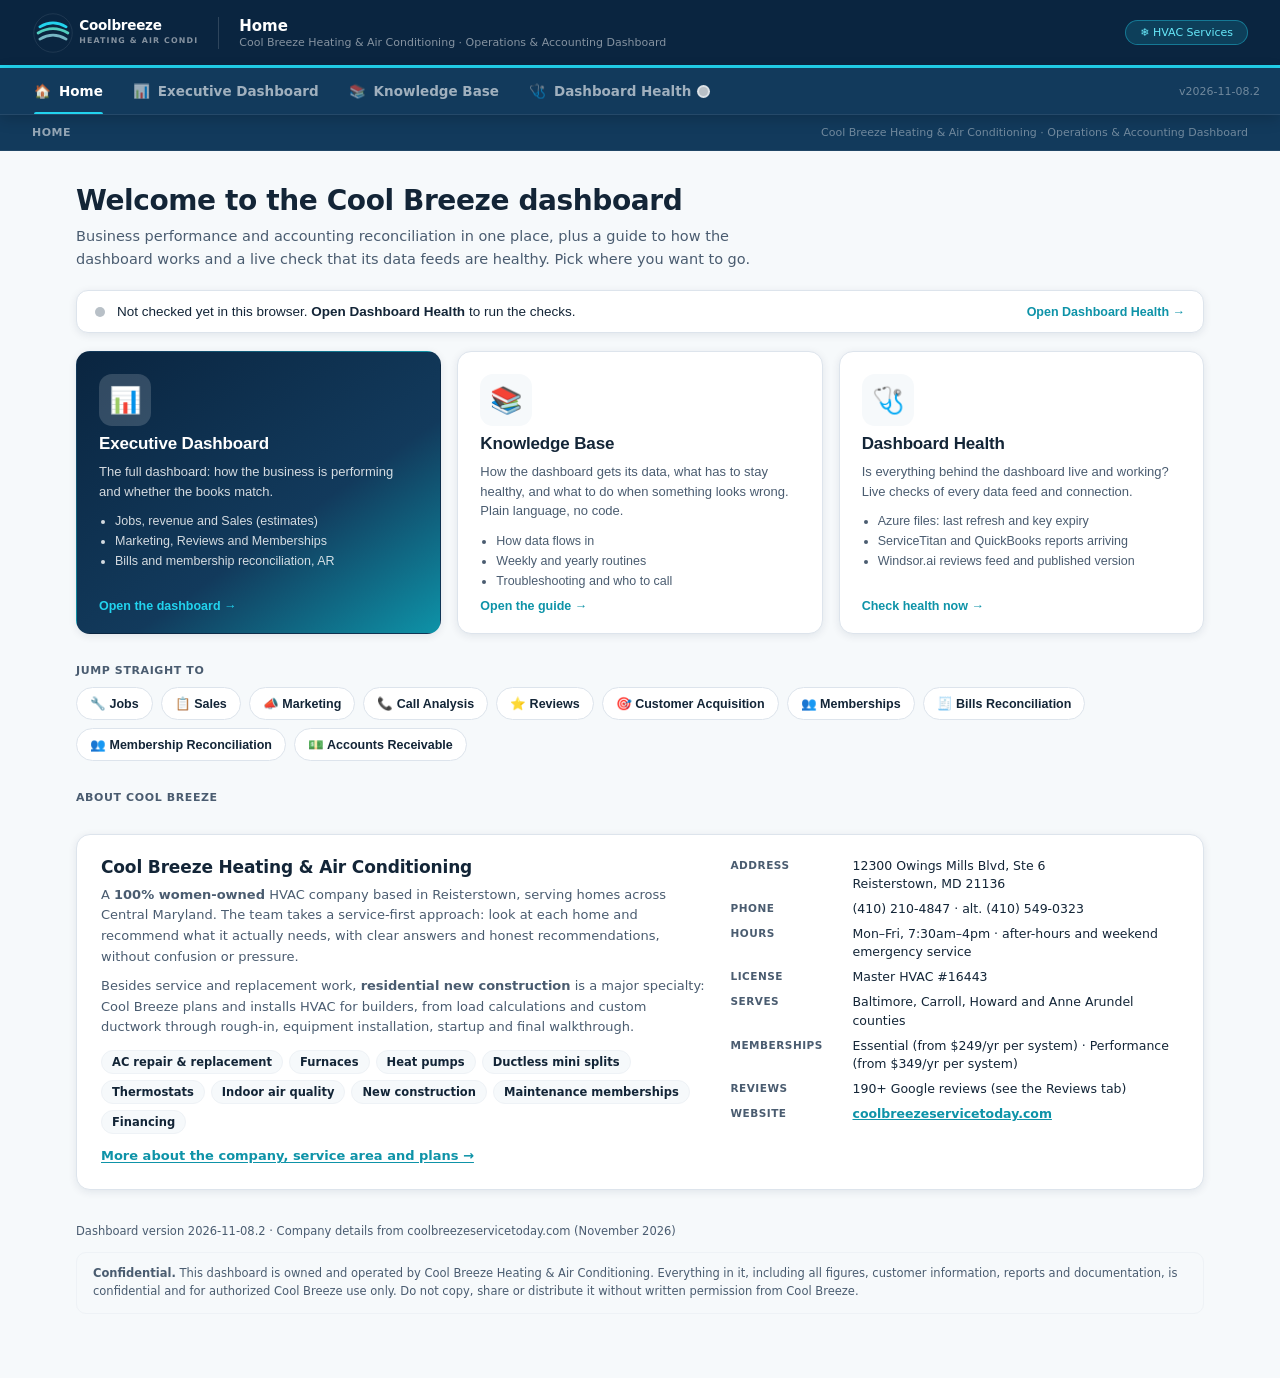
<file: index.html>
<!DOCTYPE html>
<html lang="en">
<head>
<meta charset="UTF-8">
<meta name="cb-build" content="2026-11-08.2">
<meta name="viewport" content="width=device-width, initial-scale=1.0">
<title>Coolbreeze · Home</title>
<link rel="icon" type="image/png" href="https://www.coolbreezeservicetoday.com/wp-content/uploads/2026/05/cropped-Gemini_Generated_Image_6ux2hx6ux2hx6ux2-scaled-1-270x270.png">
<link rel="apple-touch-icon" href="https://www.coolbreezeservicetoday.com/wp-content/uploads/2026/05/cropped-Gemini_Generated_Image_6ux2hx6ux2hx6ux2-scaled-1-270x270.png">
<link rel="stylesheet" href="cb-pages.css">
</head>
<body data-cb-page="home">
<header>
  <div class="hdr-l">
    <svg class="logo-svg" viewBox="0 0 190 48" xmlns="http://www.w3.org/2000/svg">
      <circle cx="24" cy="24" r="22" fill="#0a2540" stroke="rgba(255,255,255,0.1)" stroke-width="1"/>
      <path d="M9 17 Q24 8 39 17" stroke="#22d3ee" stroke-width="3.2" fill="none" stroke-linecap="round"/>
      <path d="M7 24 Q24 14 41 24" stroke="#5eead4" stroke-width="3.2" fill="none" stroke-linecap="round" opacity=".85"/>
      <path d="M9 31 Q24 22 39 31" stroke="#a5f3fc" stroke-width="3.2" fill="none" stroke-linecap="round" opacity=".7"/>
      <text x="54" y="21" font-family="'Segoe UI',system-ui,sans-serif" font-size="15.5" font-weight="800" fill="#ffffff" letter-spacing="-0.3">Coolbreeze</text>
      <text x="54" y="35" font-family="'Segoe UI',system-ui,sans-serif" font-size="9" font-weight="600" fill="rgba(255,255,255,0.5)" letter-spacing="1.3">HEATING &amp; AIR CONDITIONING</text>
    </svg>
    <div class="hdr-div"></div>
    <div class="hdr-t">
      <h1>Home</h1>
      <p>Cool Breeze Heating &amp; Air Conditioning · Operations &amp; Accounting Dashboard</p>
    </div>
  </div>
  <div style="display:flex;gap:8px;align-items:center">
    <span class="hdr-badge svc-badge">❄ HVAC Services</span>
  </div>
</header>
<nav class="cb-pagebar"><div class="cb-links"><a href="index.html" class="on"><span class="ic">🏠</span>Home</a><a href="dashboard.html"><span class="ic">📊</span>Executive Dashboard</a><a href="knowledge-base.html"><span class="ic">📚</span>Knowledge Base</a><a href="health.html"><span class="ic">🩺</span>Dashboard Health <i class="hl-dot wait" id="hlNavDot"></i></a></div><span class="cb-ver" id="cbVer"></span></nav>
<!-- ══════════════ HOME (landing page) — added 2026-11-08, mirrored from the Best Plumber dashboard ══════════════ -->
<div class="db-panel" id="db-home">
<div class="fbar"><label>Home</label><span class="finfo">Cool Breeze Heating &amp; Air Conditioning · Operations &amp; Accounting Dashboard</span></div>
<div class="hm-wrap">
  <div class="hm-hero">
    <h1>Welcome to the Cool Breeze dashboard</h1>
    <p>Business performance and accounting reconciliation in one place, plus a guide to how the dashboard works and a live check that its data feeds are healthy. Pick where you want to go.</p>
  </div>

  <button type="button" class="hm-health" id="hmHealth" onclick="cbGo('health')" title="Open Dashboard Health">
    <span class="hl-dot wait" id="hmDot"></span>
    <span id="hmHealthText">Checking the data feeds…</span>
    <span class="hm-go">Open Dashboard Health →</span>
  </button>

  <div class="hm-cards">
    <button type="button" class="hm-card primary" onclick="cbGo('dashboard')">
      <span class="hm-ic">📊</span>
      <h3>Executive Dashboard</h3>
      <p>The full dashboard: how the business is performing and whether the books match.</p>
      <ul><li>Jobs, revenue and Sales (estimates)</li><li>Marketing, Reviews and Memberships</li><li>Bills and membership reconciliation, AR</li></ul>
      <span class="hm-cta">Open the dashboard →</span>
    </button>
    <button type="button" class="hm-card" onclick="cbGo('kb')">
      <span class="hm-ic">📚</span>
      <h3>Knowledge Base</h3>
      <p>How the dashboard gets its data, what has to stay healthy, and what to do when something looks wrong. Plain language, no code.</p>
      <ul><li>How data flows in</li><li>Weekly and yearly routines</li><li>Troubleshooting and who to call</li></ul>
      <span class="hm-cta">Open the guide →</span>
    </button>
    <button type="button" class="hm-card" onclick="cbGo('health')">
      <span class="hm-ic">🩺</span>
      <h3>Dashboard Health</h3>
      <p>Is everything behind the dashboard live and working? Live checks of every data feed and connection.</p>
      <ul><li>Azure files: last refresh and key expiry</li><li>ServiceTitan and QuickBooks reports arriving</li><li>Windsor.ai reviews feed and published version</li></ul>
      <span class="hm-cta">Check health now →</span>
    </button>
  </div>

  <div class="hm-sub">Jump straight to</div>
  <div class="hm-chips">
    <button type="button" class="hm-chip" onclick="cbGo('jobs')">🔧 Jobs</button>
    <button type="button" class="hm-chip" onclick="cbGo('sales')">📋 Sales</button>
    <button type="button" class="hm-chip" onclick="cbGo('marketing')">📣 Marketing</button>
    <button type="button" class="hm-chip" onclick="cbGo('calls')">📞 Call Analysis</button>
    <button type="button" class="hm-chip" onclick="cbGo('reviews')">⭐ Reviews</button>
    <button type="button" class="hm-chip" onclick="cbGo('customers')">🎯 Customer Acquisition</button>
    <button type="button" class="hm-chip" onclick="cbGo('memberships')">👥 Memberships</button>
    <button type="button" class="hm-chip" onclick="cbGo('bills')">🧾 Bills Reconciliation</button>
    <button type="button" class="hm-chip" onclick="cbGo('membership-recon')">👥 Membership Reconciliation</button>
    <button type="button" class="hm-chip" onclick="cbGo('ar')">💵 Accounts Receivable</button>
  </div>

  <div class="hm-sub">About Cool Breeze</div>
  <div class="hm-about">
    <div>
      <h3>Cool Breeze Heating &amp; Air Conditioning</h3>
      <p>A <b>100% women-owned</b> HVAC company based in Reisterstown, serving homes across Central Maryland. The team takes a service-first approach: look at each home and recommend what it actually needs, with clear answers and honest recommendations, without confusion or pressure.</p>
      <p>Besides service and replacement work, <b>residential new construction</b> is a major specialty: Cool Breeze plans and installs HVAC for builders, from load calculations and custom ductwork through rough-in, equipment installation, startup and final walkthrough.</p>
      <div class="hm-tags">
        <span class="hm-tag">AC repair &amp; replacement</span><span class="hm-tag">Furnaces</span><span class="hm-tag">Heat pumps</span><span class="hm-tag">Ductless mini splits</span><span class="hm-tag">Thermostats</span><span class="hm-tag">Indoor air quality</span><span class="hm-tag">New construction</span><span class="hm-tag">Maintenance memberships</span><span class="hm-tag">Financing</span>
      </div>
      <p style="margin-top:12px"><span class="kb-link" onclick="window.cbOpenKb('kb-about')">More about the company, service area and plans →</span></p>
    </div>
    <dl class="hm-facts">
      <dt>Address</dt><dd>12300 Owings Mills Blvd, Ste 6<br>Reisterstown, MD 21136</dd>
      <dt>Phone</dt><dd>(410) 210-4847 · alt. (410) 549-0323</dd>
      <dt>Hours</dt><dd>Mon–Fri, 7:30am–4pm · after-hours and weekend emergency service</dd>
      <dt>License</dt><dd>Master HVAC #16443</dd>
      <dt>Serves</dt><dd>Baltimore, Carroll, Howard and Anne Arundel counties</dd>
      <dt>Memberships</dt><dd>Essential (from $249/yr per system) · Performance (from $349/yr per system)</dd>
      <dt>Reviews</dt><dd>190+ Google reviews (see the Reviews tab)</dd>
      <dt>Website</dt><dd><a href="https://www.coolbreezeservicetoday.com/" target="_blank" rel="noopener">coolbreezeservicetoday.com</a></dd>
    </dl>
  </div>

  <div class="hm-foot">Dashboard version <span id="hmVer">—</span> · Company details from coolbreezeservicetoday.com (November 2026)</div>
  <div class="hm-disclaimer"><b>Confidential.</b> This dashboard is owned and operated by Cool Breeze Heating &amp; Air Conditioning. Everything in it, including all figures, customer information, reports and documentation, is confidential and for authorized Cool Breeze use only. Do not copy, share or distribute it without written permission from Cool Breeze.</div>
</div>
</div>

<script src="cb-health.js"></script>
</body>
</html>
</file>
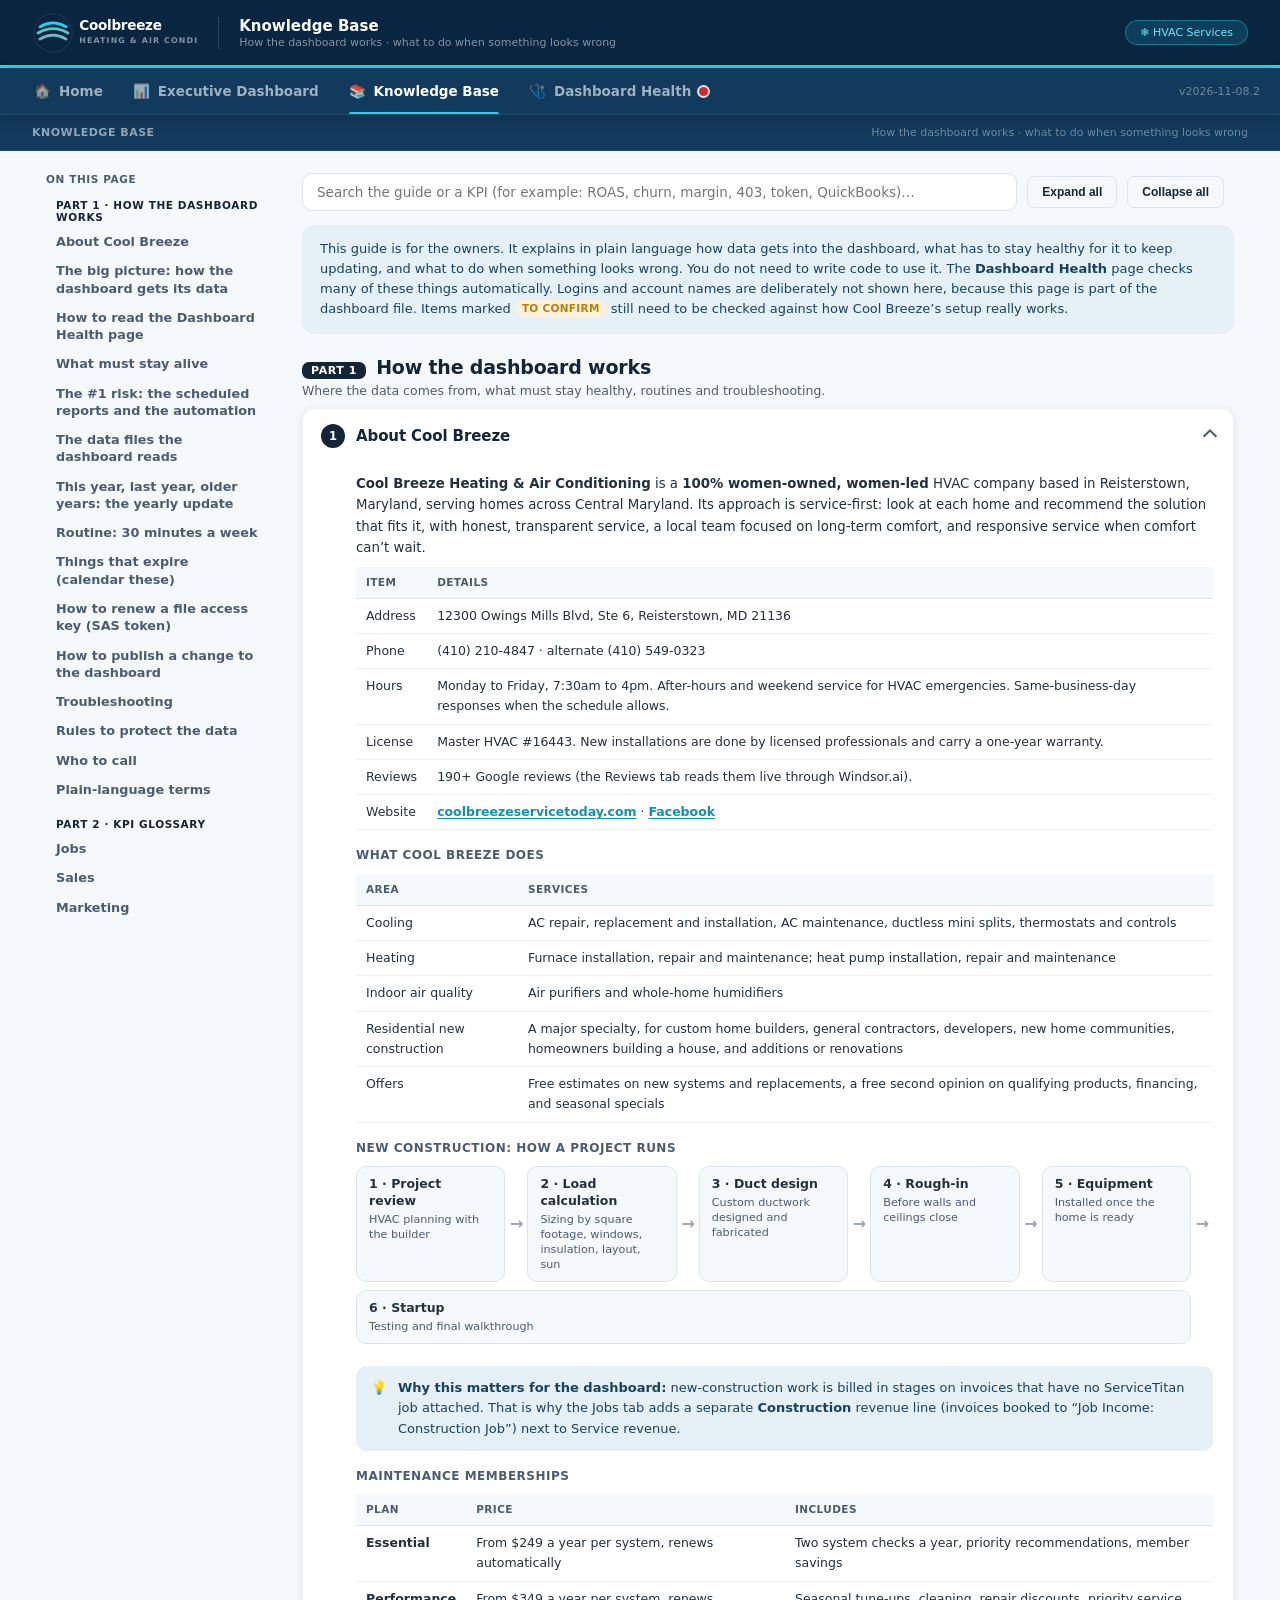
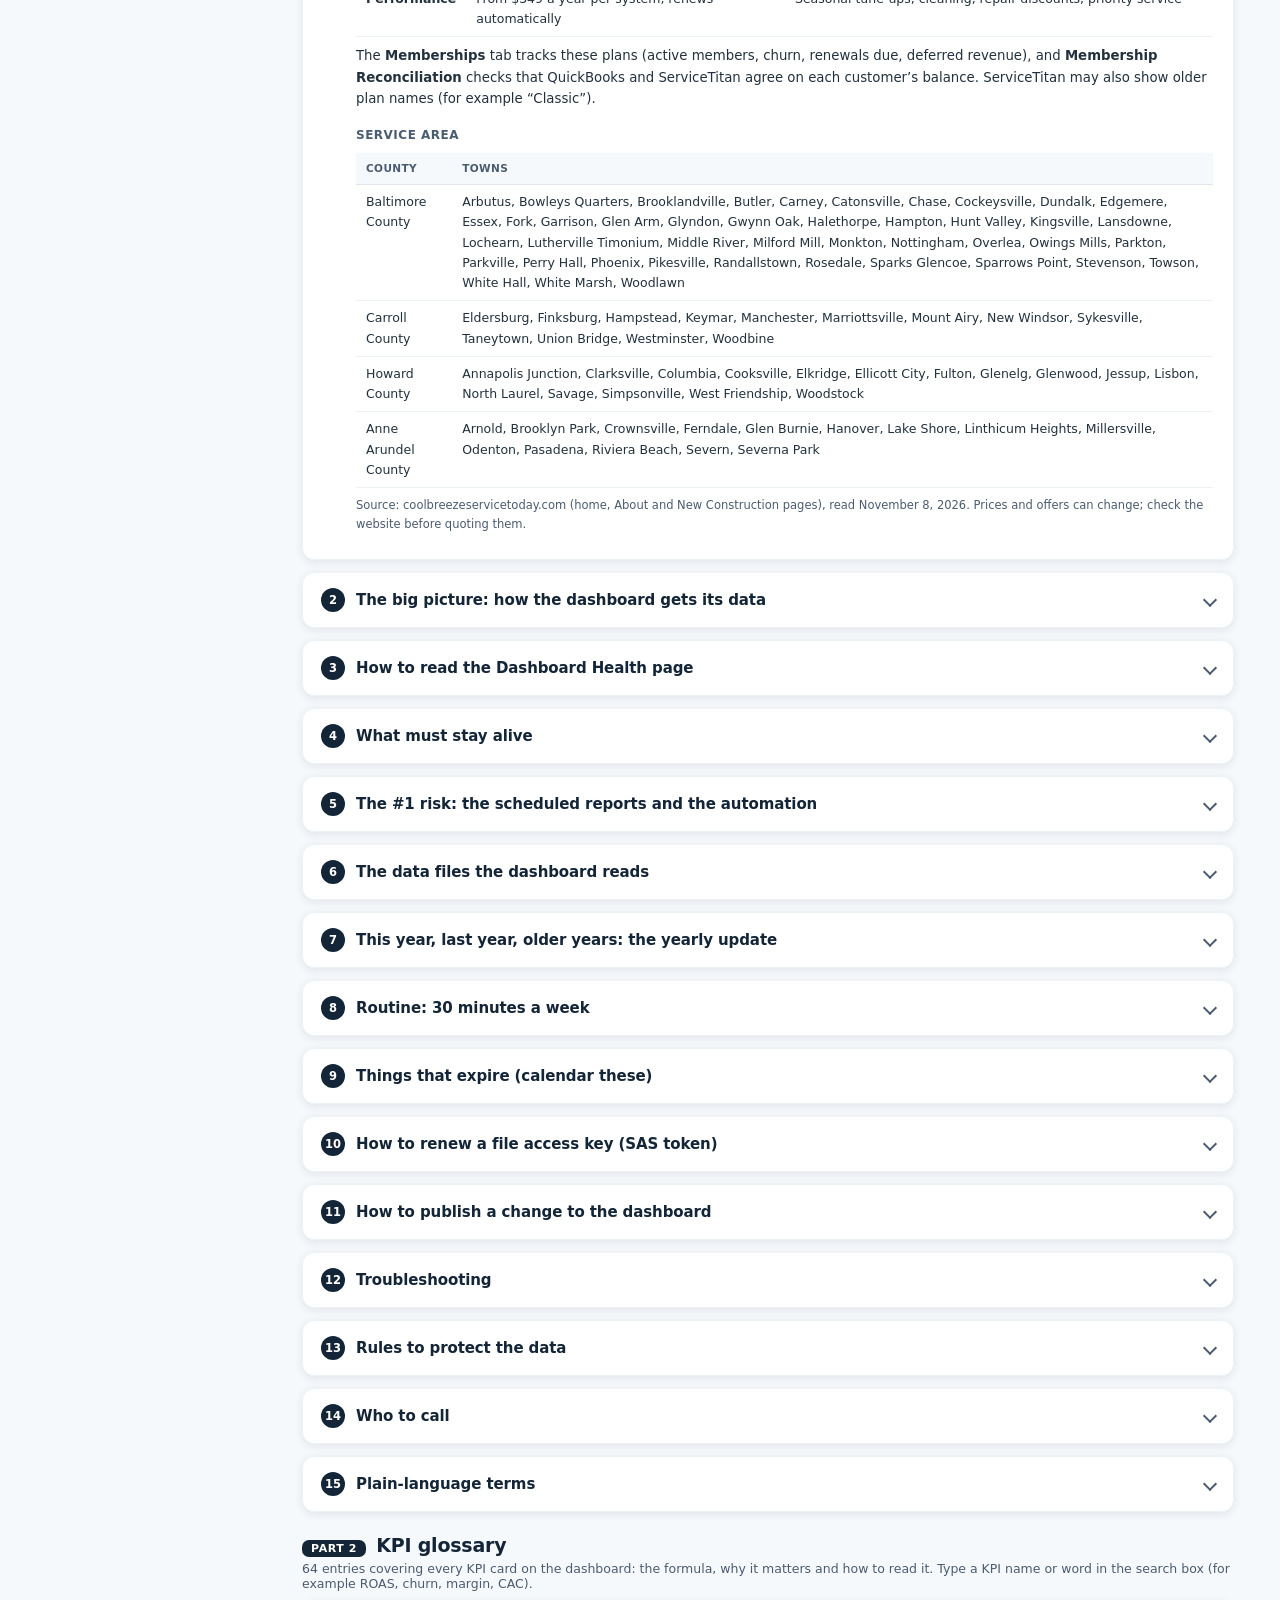
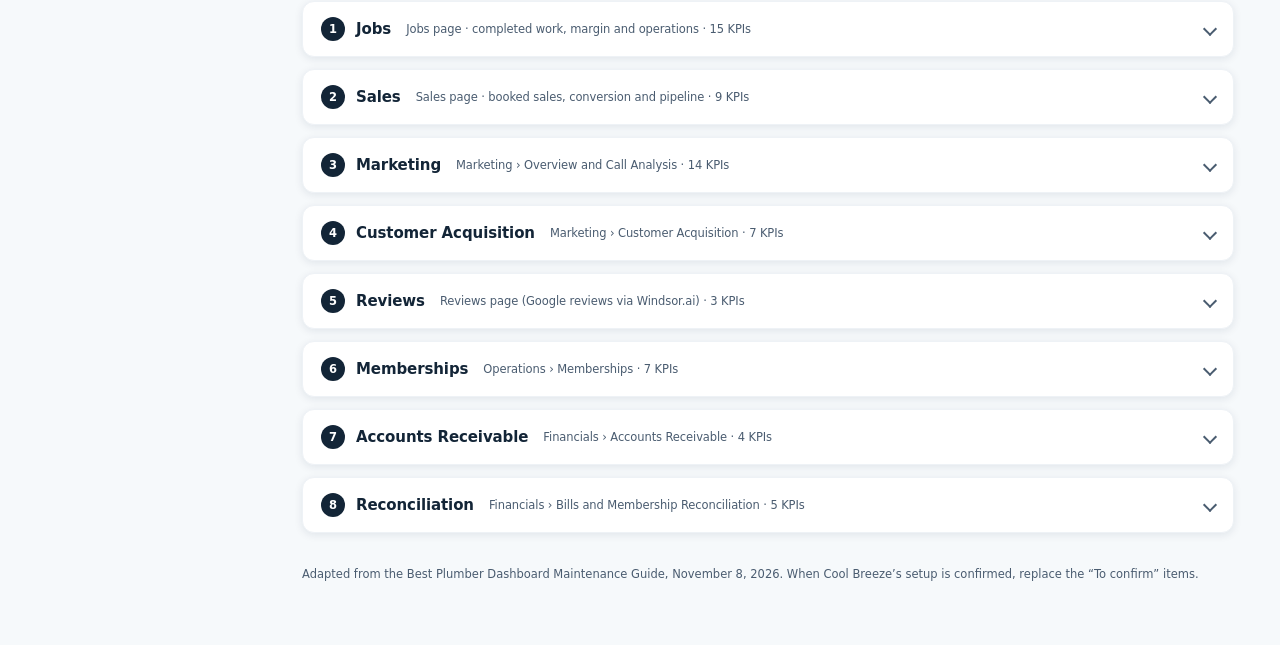
<file: knowledge-base.html>
<!DOCTYPE html>
<html lang="en">
<head>
<meta charset="UTF-8">
<meta name="cb-build" content="2026-11-08.2">
<meta name="viewport" content="width=device-width, initial-scale=1.0">
<title>Coolbreeze · Knowledge Base</title>
<link rel="icon" type="image/png" href="https://www.coolbreezeservicetoday.com/wp-content/uploads/2026/05/cropped-Gemini_Generated_Image_6ux2hx6ux2hx6ux2-scaled-1-270x270.png">
<link rel="apple-touch-icon" href="https://www.coolbreezeservicetoday.com/wp-content/uploads/2026/05/cropped-Gemini_Generated_Image_6ux2hx6ux2hx6ux2-scaled-1-270x270.png">
<link rel="stylesheet" href="cb-pages.css">
</head>
<body data-cb-page="kb">
<header>
  <div class="hdr-l">
    <svg class="logo-svg" viewBox="0 0 190 48" xmlns="http://www.w3.org/2000/svg">
      <circle cx="24" cy="24" r="22" fill="#0a2540" stroke="rgba(255,255,255,0.1)" stroke-width="1"/>
      <path d="M9 17 Q24 8 39 17" stroke="#22d3ee" stroke-width="3.2" fill="none" stroke-linecap="round"/>
      <path d="M7 24 Q24 14 41 24" stroke="#5eead4" stroke-width="3.2" fill="none" stroke-linecap="round" opacity=".85"/>
      <path d="M9 31 Q24 22 39 31" stroke="#a5f3fc" stroke-width="3.2" fill="none" stroke-linecap="round" opacity=".7"/>
      <text x="54" y="21" font-family="'Segoe UI',system-ui,sans-serif" font-size="15.5" font-weight="800" fill="#ffffff" letter-spacing="-0.3">Coolbreeze</text>
      <text x="54" y="35" font-family="'Segoe UI',system-ui,sans-serif" font-size="9" font-weight="600" fill="rgba(255,255,255,0.5)" letter-spacing="1.3">HEATING &amp; AIR CONDITIONING</text>
    </svg>
    <div class="hdr-div"></div>
    <div class="hdr-t">
      <h1>Knowledge Base</h1>
      <p>How the dashboard works · what to do when something looks wrong</p>
    </div>
  </div>
  <div style="display:flex;gap:8px;align-items:center">
    <span class="hdr-badge svc-badge">❄ HVAC Services</span>
  </div>
</header>
<nav class="cb-pagebar"><div class="cb-links"><a href="index.html"><span class="ic">🏠</span>Home</a><a href="dashboard.html"><span class="ic">📊</span>Executive Dashboard</a><a href="knowledge-base.html" class="on"><span class="ic">📚</span>Knowledge Base</a><a href="health.html"><span class="ic">🩺</span>Dashboard Health <i class="hl-dot wait" id="hlNavDot"></i></a></div><span class="cb-ver" id="cbVer"></span></nav>

<!-- ══════════════ KNOWLEDGE BASE — added 2026-11-08, mirrored from the Best Plumber dashboard ══════════════ -->
<div class="db-panel" id="db-kb">
<div class="fbar"><label>Knowledge Base</label><span class="finfo">How the dashboard works · what to do when something looks wrong</span></div>
<div class="kb-wrap">
  <nav class="kb-toc" id="kbToc"><h4>On this page</h4></nav>
  <div>
    <div class="kb-top">
      <input type="search" id="kbSearch" placeholder="Search the guide or a KPI (for example: ROAS, churn, margin, 403, token, QuickBooks)…" autocomplete="off">
      <button type="button" class="hl-btn ghost" id="kbExpand">Expand all</button>
      <button type="button" class="hl-btn ghost" id="kbCollapse">Collapse all</button>
      <span class="kb-count" id="kbCount"></span>
    </div>
    <div class="kb-intro">This guide is for the owners. It explains in plain language how data gets into the dashboard, what has to stay healthy for it to keep updating, and what to do when something looks wrong. You do not need to write code to use it. The <b>Dashboard Health</b> page checks many of these things automatically. Logins and account names are deliberately not shown here, because this page is part of the dashboard file. Items marked <span class="kb-confirm">To confirm</span> still need to be checked against how Cool Breeze’s setup really works.</div>

    <div class="kb-part" data-part="1"><span>Part 1</span>How the dashboard works <small>Where the data comes from, what must stay healthy, routines and troubleshooting.</small></div>
    <details class="kb-sec" id="kb-about" data-part="1" open><summary><span class="kb-n">1</span>About Cool Breeze</summary><div class="kb-body">
      <p><b>Cool Breeze Heating &amp; Air Conditioning</b> is a <b>100% women-owned, women-led</b> HVAC company based in Reisterstown, Maryland, serving homes across Central Maryland. Its approach is service-first: look at each home and recommend the solution that fits it, with honest, transparent service, a local team focused on long-term comfort, and responsive service when comfort can’t wait.</p>
      <table>
        <tr><th>Item</th><th>Details</th></tr>
        <tr><td>Address</td><td>12300 Owings Mills Blvd, Ste 6, Reisterstown, MD 21136</td></tr>
        <tr><td>Phone</td><td>(410) 210-4847 · alternate (410) 549-0323</td></tr>
        <tr><td>Hours</td><td>Monday to Friday, 7:30am to 4pm. After-hours and weekend service for HVAC emergencies. Same-business-day responses when the schedule allows.</td></tr>
        <tr><td>License</td><td>Master HVAC #16443. New installations are done by licensed professionals and carry a one-year warranty.</td></tr>
        <tr><td>Reviews</td><td>190+ Google reviews (the Reviews tab reads them live through Windsor.ai).</td></tr>
        <tr><td>Website</td><td><a class="kb-link" href="https://www.coolbreezeservicetoday.com/" target="_blank" rel="noopener">coolbreezeservicetoday.com</a> · <a class="kb-link" href="https://www.facebook.com/CoolBreezeMD/" target="_blank" rel="noopener">Facebook</a></td></tr>
      </table>
      <h5>What Cool Breeze does</h5>
      <table>
        <tr><th>Area</th><th>Services</th></tr>
        <tr><td>Cooling</td><td>AC repair, replacement and installation, AC maintenance, ductless mini splits, thermostats and controls</td></tr>
        <tr><td>Heating</td><td>Furnace installation, repair and maintenance; heat pump installation, repair and maintenance</td></tr>
        <tr><td>Indoor air quality</td><td>Air purifiers and whole-home humidifiers</td></tr>
        <tr><td>Residential new construction</td><td>A major specialty, for custom home builders, general contractors, developers, new home communities, homeowners building a house, and additions or renovations</td></tr>
        <tr><td>Offers</td><td>Free estimates on new systems and replacements, a free second opinion on qualifying products, financing, and seasonal specials</td></tr>
      </table>
      <h5>New construction: how a project runs</h5>
      <div class="kb-flow">
        <div class="kb-node"><b>1 · Project review</b><small>HVAC planning with the builder</small></div>
        <div class="kb-node"><b>2 · Load calculation</b><small>Sizing by square footage, windows, insulation, layout, sun</small></div>
        <div class="kb-node"><b>3 · Duct design</b><small>Custom ductwork designed and fabricated</small></div>
        <div class="kb-node"><b>4 · Rough-in</b><small>Before walls and ceilings close</small></div>
        <div class="kb-node"><b>5 · Equipment</b><small>Installed once the home is ready</small></div>
        <div class="kb-node"><b>6 · Startup</b><small>Testing and final walkthrough</small></div>
      </div>
      <div class="kb-call blue"><span>💡</span><span><b>Why this matters for the dashboard:</b> new-construction work is billed in stages on invoices that have no ServiceTitan job attached. That is why the Jobs tab adds a separate <b>Construction</b> revenue line (invoices booked to “Job Income: Construction Job”) next to Service revenue.</span></div>
      <h5>Maintenance memberships</h5>
      <table>
        <tr><th>Plan</th><th>Price</th><th>Includes</th></tr>
        <tr><td><b>Essential</b></td><td>From $249 a year per system, renews automatically</td><td>Two system checks a year, priority recommendations, member savings</td></tr>
        <tr><td><b>Performance</b></td><td>From $349 a year per system, renews automatically</td><td>Seasonal tune-ups, cleaning, repair discounts, priority service</td></tr>
      </table>
      <p>The <b>Memberships</b> tab tracks these plans (active members, churn, renewals due, deferred revenue), and <b>Membership Reconciliation</b> checks that QuickBooks and ServiceTitan agree on each customer’s balance. ServiceTitan may also show older plan names (for example “Classic”).</p>
      <h5>Service area</h5>
      <table>
        <tr><th>County</th><th>Towns</th></tr>
        <tr><td>Baltimore County</td><td>Arbutus, Bowleys Quarters, Brooklandville, Butler, Carney, Catonsville, Chase, Cockeysville, Dundalk, Edgemere, Essex, Fork, Garrison, Glen Arm, Glyndon, Gwynn Oak, Halethorpe, Hampton, Hunt Valley, Kingsville, Lansdowne, Lochearn, Lutherville Timonium, Middle River, Milford Mill, Monkton, Nottingham, Overlea, Owings Mills, Parkton, Parkville, Perry Hall, Phoenix, Pikesville, Randallstown, Rosedale, Sparks Glencoe, Sparrows Point, Stevenson, Towson, White Hall, White Marsh, Woodlawn</td></tr>
        <tr><td>Carroll County</td><td>Eldersburg, Finksburg, Hampstead, Keymar, Manchester, Marriottsville, Mount Airy, New Windsor, Sykesville, Taneytown, Union Bridge, Westminster, Woodbine</td></tr>
        <tr><td>Howard County</td><td>Annapolis Junction, Clarksville, Columbia, Cooksville, Elkridge, Ellicott City, Fulton, Glenelg, Glenwood, Jessup, Lisbon, North Laurel, Savage, Simpsonville, West Friendship, Woodstock</td></tr>
        <tr><td>Anne Arundel County</td><td>Arnold, Brooklyn Park, Crownsville, Ferndale, Glen Burnie, Hanover, Lake Shore, Linthicum Heights, Millersville, Odenton, Pasadena, Riviera Beach, Severn, Severna Park</td></tr>
      </table>
      <p class="hm-foot" style="margin-top:6px">Source: coolbreezeservicetoday.com (home, About and New Construction pages), read November 8, 2026. Prices and offers can change; check the website before quoting them.</p>
    </div></details>

    <details class="kb-sec" id="kb-how" data-part="1"><summary><span class="kb-n">2</span>The big picture: how the dashboard gets its data</summary><div class="kb-body">
      <p>The dashboard is a single web page. It does not store data itself. Every time someone opens it, the page downloads fresh Excel files from Microsoft Azure, calculates everything in the browser and draws the charts. So <b>the dashboard is only as current as those Excel files</b>.</p>
      <div class="kb-flowl">Where the numbers come from</div>
      <div class="kb-flow">
        <div class="kb-node"><b><i class="hl-dot wait" data-hlnode="st"></i>ServiceTitan</b><small>Jobs, estimates, invoices, calls, web bookings, memberships, customers, purchase orders and bills</small></div>
        <div class="kb-node"><b><i class="hl-dot wait" data-hlnode="qb"></i>QuickBooks</b><small>Bills and the Membership Agreements account report</small></div>
        <div class="kb-node"><b><i class="hl-dot wait" data-hlnode="flows"></i>Scheduled reports → automation</b><small>Each report is exported on a schedule and saved into Azure <span class="kb-confirm">To confirm</span> which tool does this</small></div>
        <div class="kb-node"><b><i class="hl-dot wait" data-hlnode="azure"></i>Azure storage</b><small>Holds the Excel files (storage account “coolbreeze”, container “coolbreeze”)</small></div>
        <div class="kb-node"><b>This dashboard</b><small>Downloads the files and draws the charts</small></div>
      </div>
      <div class="kb-flowl">Google reviews</div>
      <div class="kb-flow">
        <div class="kb-node"><b>Google Business Profile</b><small>Customers leave reviews</small></div>
        <div class="kb-node"><b><i class="hl-dot wait" data-hlnode="windsor"></i>Windsor.ai</b><small>Google My Business connector, read live by the Reviews tab</small></div>
        <div class="kb-node"><b>Reviews tab</b><small>Stars, positive vs. negative, running totals</small></div>
      </div>
      <div class="kb-flowl">Google Ads spend</div>
      <div class="kb-flow">
        <div class="kb-node"><b>Google Ads</b><small>Account 461-457-1656 (today: the Local Services Ads campaign)</small></div>
        <div class="kb-node"><b><i class="hl-dot wait" data-hlnode="windsor"></i>Windsor.ai</b><small>Spend, clicks and impressions, read live by the Marketing tab</small></div>
        <div class="kb-node"><b>Marketing Overview</b><small>Spend, ROAS, cost per lead, “Saw us” / “Clicked”</small></div>
      </div>
      <p>Each Google Ads campaign is matched to a ServiceTitan campaign so its spend lands in the right Campaign Category: the Local Services Ads campaign (<code>LocalServicesCampaign:SystemGenerated:…</code>) counts as <b>Google Local Service Ads - HVAC</b>. A new Google Ads campaign whose name is not a ServiceTitan campaign shows up as Uncategorized until it is added to the match list in the dashboard settings.</p>
      <p><b>Google Business Profile</b> (the free Google listing) also comes through Windsor.ai: its clicks and views are counted under <b>Google Organic</b>, with no spend. They feed “Saw us” and “Clicked” in the customer journey and the Impressions / Clicks columns.</p>
      <div class="kb-flowl">QuickBooks marketing spend</div>
      <div class="kb-flow">
        <div class="kb-node"><b>QuickBooks</b><small>Expenses, checks and card charges on SALES &amp; MARKETING:Advertising &amp; Marketing</small></div>
        <div class="kb-node"><b><i class="hl-dot wait" data-hlnode="windsor"></i>Windsor.ai</b><small>QuickBooks connector, read live by the Marketing tab</small></div>
        <div class="kb-node"><b>Marketing Spend</b><small>Added to the Google Ads spend</small></div>
      </div>
      <p>Marketing paid outside Google Ads is read from <b>QuickBooks</b>, by the date of each charge. The vendor decides the campaign: <b>Hibu</b> → Google Organic; <b>JD Marketing</b> and <b>Google</b> → Google Ads - Repairs &amp; HVAC; any other vendor (for example Money Mailer) counts under its own name, as Uncategorized. Google charges for Google Ads account <b>…1656</b> are left out, because that account’s spend already comes from the Google Ads feed. Only QuickBooks <i>expenses</i> (card charges, checks, cash) are read; a marketing <i>bill</i> entered against a vendor is not included.</p>
      <div class="kb-flowl">How the dashboard page is published</div>
      <div class="kb-flow">
        <div class="kb-node"><b>Dashboard file</b><small>Coolbreeze_Accounting_Dashboard.html</small></div>
        <div class="kb-node"><b><i class="hl-dot wait" data-hlnode="github"></i>GitHub (optional)</b><small>If the page is kept in a repository</small></div>
        <div class="kb-node"><b><i class="hl-dot wait" data-hlnode="site"></i>Where it is hosted</b><small><span class="kb-confirm">To confirm</span> the live address</small></div>
      </div>
      <div class="kb-call gray"><span>💡</span><span><b>Rule of thumb:</b> if a number looks old, the problem is almost never the dashboard page. It is nearly always the Excel file behind it (the scheduled report did not arrive or was not saved) or the access key to that file (expired).</span></div>
      <p><span class="kb-link" onclick="cbGo('health')">Open Dashboard Health →</span> to see which of these links is working right now. The small dots above turn green, amber or red after a check.</p>
    </div></details>

    <details class="kb-sec" id="kb-health" data-part="1"><summary><span class="kb-n">3</span>How to read the Dashboard Health page</summary><div class="kb-body">
      <p>Every check is <b>green (OK)</b>, <b>amber (look into it)</b>, <b>red (a problem)</b> or <b>blue (information only)</b>. The checks run by themselves a few seconds after the dashboard opens and again every 10 minutes while it stays open. Press <b>Run checks now</b> any time.</p>
      <table>
        <tr><th>Section</th><th>What it checks</th><th>How</th></tr>
        <tr><td>1 · Published &amp; up to date</td><td>Which version you are running, whether a newer one is published, and (if connected) GitHub’s latest commit and publish run</td><td>Compares this page with the copy the server is serving; reads GitHub’s public API</td></tr>
        <tr><td>2 · Azure data feeds</td><td>Every Excel file: reachable, when it last changed, and when its access key expires</td><td>Asks Azure for each file’s “Last modified” date without downloading it</td></tr>
        <tr><td>3 · Report automations</td><td>Whether each ServiceTitan / QuickBooks report has recently been written to Azure</td><td>Inferred from the file dates: a report that has not been written in days has probably stopped</td></tr>
        <tr><td>4 · Live data</td><td>Whether this session’s downloads worked, the newest completed job, and the Windsor.ai reviews feed</td><td>Reads what the dashboard itself loaded</td></tr>
        <tr><td>5 · What expires</td><td>Access keys and the yearly “older years” update</td><td>Dates read from the file links and this guide</td></tr>
      </table>
      <div class="kb-call yellow"><span>⚠️</span><span><b>What it cannot see.</b> A web page cannot look inside ServiceTitan, QuickBooks, the automation that saves the files, Windsor.ai’s settings, or a private GitHub repository without a token. For those it shows the <i>effect</i> (an old file, an empty feed) rather than the cause. When something is amber or red, the matching section of this guide says what to check.</span></div>
      <p>The timing rules used for “stale” are: a daily feed turns amber after 2 days and red after 4 days without an update; an access key turns amber 60 days and red 14 days before it expires. These thresholds sit in one place at the top of the Health script and can be changed. <span class="kb-confirm">To confirm</span> the real schedule of each ServiceTitan and QuickBooks report.</p>
    </div></details>

    <details class="kb-sec" id="kb-alive" data-part="1"><summary><span class="kb-n">4</span>What must stay alive</summary><div class="kb-body">
      <p>If any of these stops, part of the dashboard goes stale or blank. Owners should know who controls each one, and there should be at least <b>two owners</b> for every system so nothing depends on one person.</p>
      <table>
        <tr><th>Piece</th><th>What it does</th><th>What breaks if it stops</th></tr>
        <tr><td>ServiceTitan scheduled reports</td><td>Export Jobs, Estimates, Invoices, Calls, Web Bookings, Memberships, Customers and Purchase Orders on a schedule</td><td>Jobs, Sales, Marketing, Memberships, AR, Customer Acquisition and the ServiceTitan side of both reconciliations go stale</td></tr>
        <tr><td>QuickBooks scheduled reports</td><td>Export the Bills report and the Membership Agreements account report</td><td>The QuickBooks side of Bills and Membership Reconciliation goes stale, so differences look bigger than they are</td></tr>
        <tr><td>The automation that saves each report to Azure <span class="kb-confirm">To confirm</span></td><td>Moves each exported report into Azure Blob Storage with a fixed file name</td><td>The dashboard shows old numbers, with no error on the dashboard</td></tr>
        <tr><td>Azure Blob Storage (“coolbreeze”)</td><td>Hosts the Excel files</td><td>All tabs fail to load</td></tr>
        <tr><td>SAS tokens (file access keys)</td><td>Let the dashboard read each file</td><td>That tab goes blank (HTTP 403 error)</td></tr>
        <tr><td>Azure CORS rule</td><td>Lets the web page download from Azure</td><td>“Failed to fetch” / “Network error” on every tab</td></tr>
        <tr><td>Windsor.ai (Google My Business, Google Ads and QuickBooks connectors)</td><td>Feeds Google reviews to the Reviews tab, Google Ads spend, clicks and impressions, Google Business Profile clicks and views (Google Organic), and QuickBooks marketing expenses to the Marketing tab</td><td>Reviews tab is empty; Marketing Spend, ROAS and Cost per Lead show —</td></tr>
        <tr><td>Hosting of the page <span class="kb-confirm">To confirm</span></td><td>Serves the dashboard at its web address</td><td>The link stops working or does not get updates</td></tr>
      </table>
    </div></details>

    <details class="kb-sec" id="kb-mailbox" data-part="1"><summary><span class="kb-n">5</span>The #1 risk: the scheduled reports and the automation</summary><div class="kb-body">
      <div class="kb-call red"><span>🚨</span><span><b>The #1 thing that can silently kill the dashboard:</b> every Excel file depends on a scheduled report being sent and an automation saving it to Azure. If the account those reports are sent to, or the account the automation signs in with, has its password changed (or is locked, loses its license, or is forced to sign in again by an IT policy), <b>the files stop updating</b> and the dashboard slowly goes stale with no error on the dashboard itself.</span></div>
      <div class="kb-call red"><span>🚫</span><span><b>Do not change the password of the report account without a plan.</b> Tell IT and anyone who can reset passwords. After a password change, the automation’s connections usually have to be signed in again before anything moves.</span></div>
      <h5>How a typical report reaches the dashboard</h5>
      <ol>
        <li><b>ServiceTitan or QuickBooks</b> runs a scheduled report and sends it out as an Excel attachment.</li>
        <li><b>The automation</b> picks up the attachment <span class="kb-confirm">To confirm</span> (Best Plumber uses Power Automate for this; Cool Breeze may use the same).</li>
        <li><b>It saves the file</b> into the “coolbreeze” storage account with a fixed file name, replacing the previous copy.</li>
        <li>The dashboard downloads that file the next time anyone opens it or presses Refresh.</li>
      </ol>
      <p>Three links can break the chain: the report being sent, the automation reading it, and the automation saving it to Azure.</p>
      <h5>What breaks it</h5>
      <ul>
        <li><b>Password change</b> on the report account (the most common cause).</li>
        <li><b>Company IT policy update</b>, forced sign-out, or a new multi-factor requirement on that account.</li>
        <li><b>License removed</b>, account disabled, or the mailbox deleted or full.</li>
        <li><b>A ServiceTitan or QuickBooks report schedule edited</b>, paused, or sent to a different address.</li>
        <li><b>An email rule</b> that moves the reports out of the inbox before the automation sees them.</li>
      </ul>
      <h5>What to do after a password change or an “action required” alert</h5>
      <ol>
        <li>Sign in to the automation tool as the report account and reconnect (reauthenticate) every connection it lists.</li>
        <li>Open the automations that feed the core files (Jobs, Invoices, Estimates, Purchase Orders, Bills Quickbooks) and check their run history for a green success.</li>
        <li><b>Resend the reports</b> from ServiceTitan and QuickBooks (or run the schedules manually). Reports that arrived while the connection was broken may not be picked up after you fix it.</li>
        <li><b>Confirm in the dashboard.</b> Reload, press Refresh, and check on <span class="kb-link" onclick="cbGo('health')">Dashboard Health</span> that the files show today’s or yesterday’s date.</li>
        <li>Note the date and what you fixed.</li>
      </ol>
      <div class="kb-call gray"><span>🩺</span><span><b>How you will see it on the Health page:</b> several ServiceTitan files turn amber/red at the same time while the QuickBooks files stay fresh (or the other way round). The page calls this pattern out explicitly. If <b>both</b> go stale together, the automation itself has probably stopped.</span></div>
    </div></details>

    <details class="kb-sec" id="kb-files" data-part="1"><summary><span class="kb-n">6</span>The data files the dashboard reads</summary><div class="kb-body">
      <p>These live in Azure Blob Storage (account and container “coolbreeze”). <b>Do not rename, move or delete them</b>, and do not change their column headers. The dashboard finds data by file link and by column name.</p>
      <table>
        <tr><th>Dashboard area</th><th>File(s)</th><th>From</th></tr>
        <tr><td>Jobs</td><td>Jobs Service Titan · Jobs Service Titan Previous Year · Jobs Previous Prior Year</td><td>ServiceTitan</td></tr>
        <tr><td>Sales (Estimates)</td><td>Estimates Service Titan · Estimates Previous Year</td><td>ServiceTitan</td></tr>
        <tr><td>Marketing · Calls</td><td>Calls Service Titan · Calls Previous Years</td><td>ServiceTitan</td></tr>
        <tr><td>Marketing · Web bookings</td><td>Web Booking Service Titan</td><td>ServiceTitan</td></tr>
        <tr><td>Accounts Receivable and Construction revenue</td><td>Invoices Service Titan · Invoices Previous Year · Invoices Prior Previous Year</td><td>ServiceTitan</td></tr>
        <tr><td>Customer Acquisition</td><td>Customer List (needs First Job Completed, Customers Lifetime Revenue, Original Campaign, Created On and Phone Number columns)</td><td>ServiceTitan</td></tr>
        <tr><td>Memberships and Membership Reconciliation (ServiceTitan side)</td><td>Memberships</td><td>ServiceTitan</td></tr>
        <tr><td>Bills Reconciliation (ServiceTitan side) and vendor totals</td><td>Purchase Orders This Year · Purchase Orders Last Year</td><td>ServiceTitan</td></tr>
        <tr><td>Bills Reconciliation (QuickBooks side)</td><td>Bills Quickbooks</td><td>QuickBooks</td></tr>
        <tr><td>Membership Reconciliation (QuickBooks side)</td><td>Memberships Quickbooks</td><td>QuickBooks</td></tr>
        <tr><td>Reviews</td><td>No file: read live from Windsor.ai</td><td>Google</td></tr>
        <tr><td>Marketing spend (Google Ads)</td><td>No file: read live from Windsor.ai</td><td>Google Ads</td></tr>
        <tr><td>Marketing spend (QuickBooks: Hibu, JD Marketing, Google, Money Mailer…)</td><td>No file: read live from Windsor.ai</td><td>QuickBooks</td></tr>
      </table>
      <div class="kb-call red"><span>🔒</span><span><b>Never paste a full file link</b> (the one with <code>?sv=…&amp;sig=…</code>) into emails, chats or public pages. The link is the password to that file. The same goes for the Windsor.ai API key.</span></div>
    </div></details>

    <details class="kb-sec" id="kb-yearly" data-part="1"><summary><span class="kb-n">7</span>This year, last year, older years: the yearly update</summary><div class="kb-body">
      <div class="kb-call yellow"><span>📅</span><span><b>One job must be done by a person every year, in early January.</b> The “this year” and “last year” ServiceTitan reports move by themselves on January 1. The “older years” reports are fixed snapshots that someone has to regenerate by hand. If this is skipped, a whole year of history disappears from the dashboard.</span></div>
      <table>
        <tr><th>Report</th><th>Date range</th><th>Updates itself?</th></tr>
        <tr><td><b>This year</b></td><td>Dynamic: “this year”</td><td>Yes. ServiceTitan moves it on Jan 1.</td></tr>
        <tr><td><b>Last year</b></td><td>Dynamic: “last year”</td><td>Yes. ServiceTitan moves it on Jan 1.</td></tr>
        <tr><td><b>Older years</b> (static)</td><td>Fixed dates: everything before last year</td><td><b>No.</b> A person must edit the dates once a year.</td></tr>
      </table>
      <p><b>Example for January 2027:</b> “this year” becomes 2027 and “last year” becomes 2026 by themselves, but nothing moves 2025 into “older years”. If nobody updates it, <b>2025 is missing from Jobs and Invoices</b>.</p>
      <h5>Report families and their files</h5>
      <table>
        <tr><th>Report family</th><th>This year (automatic)</th><th>Last year (automatic)</th><th>Older years (manual)</th></tr>
        <tr><td>Jobs</td><td>Jobs Service Titan</td><td>Jobs Service Titan Previous Year</td><td>Jobs Previous Prior Year</td></tr>
        <tr><td>Invoices</td><td>Invoices Service Titan</td><td>Invoices Previous Year</td><td>Invoices Prior Previous Year</td></tr>
        <tr><td>Estimates</td><td>Estimates Service Titan</td><td>Estimates Previous Year</td><td>— (none yet)</td></tr>
        <tr><td>Calls</td><td>Calls Service Titan</td><td>Calls Previous Years</td><td>— (none yet)</td></tr>
        <tr><td>Purchase Orders</td><td>Purchase Orders This Year</td><td>Purchase Orders Last Year</td><td>— (none yet)</td></tr>
      </table>
      <p>Estimates, Calls and Purchase Orders have no “older years” file yet. In January 2027 their 2025 data drops out of the dashboard unless an older-years report is added for them. <span class="kb-confirm">To confirm</span> whether that history is needed.</p>
      <h5>Checklist (first week of January, suggested January 2)</h5>
      <ol>
        <li>In ServiceTitan, open <b>each “older years” scheduled report</b> (Jobs, Invoices).</li>
        <li>Change the end date to <b>December 31 of the year before last year</b> (in January 2027: December 31, 2025). Leave the start date at the beginning of history.</li>
        <li>Do <b>not</b> change the report name, column layout or the attachment’s file name.</li>
        <li>Send the report now so the automation saves it.</li>
        <li>In Azure, confirm the file’s <b>Last modified</b> is today and the <b>size grew</b>.</li>
        <li>Open the dashboard, press <b>Hard Refresh</b>, and check one number from the added year against ServiceTitan.</li>
      </ol>
      <div class="kb-call yellow"><span>⚠️</span><span>Make sure “older years” does <b>not</b> overlap with “last year”. Jobs and the AR list skip duplicates, but Construction revenue adds the invoice files together, so an overlap would double count it.</span></div>
    </div></details>

    <details class="kb-sec" id="kb-weekly" data-part="1"><summary><span class="kb-n">8</span>Routine: 30 minutes a week</summary><div class="kb-body">
      <ol>
        <li><b>Open Dashboard Health</b> and read the banner at the top. Anything amber or red is listed under “Needs attention”.</li>
        <li><b>Check the dates.</b> On the Jobs tab, confirm the latest completed job is yesterday or today. Check the “Export files loaded” badge at the top right.</li>
        <li><b>Click through every tab.</b> Look for blank charts, “—” where a number should be, or error messages.</li>
        <li><b>Spot check two numbers.</b> For example, last week’s completed jobs against ServiceTitan, and the QuickBooks Total on Bills Reconciliation against the QuickBooks Bills report.</li>
        <li><b>Work the reconciliation exceptions.</b> On Bills Reconciliation, look at vendors with a discrepancy; on Membership Reconciliation, look at the biggest differences.</li>
        <li><b>Check Memberships → Data Warnings</b> for active plans with a $0 billing total or a negative deferred balance.</li>
        <li><b>Log anything odd</b> with a screenshot and send it to the dashboard owner.</li>
      </ol>
    </div></details>

    <details class="kb-sec" id="kb-expire" data-part="1"><summary><span class="kb-n">9</span>Things that expire (calendar these)</summary><div class="kb-body">
      <table>
        <tr><th>Item</th><th>Why it matters</th><th>What to do</th></tr>
        <tr><td><b>SAS tokens</b></td><td>Each Azure file link has an end date. After that the tab goes blank. Most current tokens expire in 2030.</td><td>Put each expiry on a shared calendar and renew <b>at least 30 days before</b>. The Health page lists the earliest expiry.</td></tr>
        <tr><td>The automation’s connections</td><td>The automation signs in to the report account and to Azure. A password change, policy update or license change breaks it.</td><td>Right after any change to that account, reconnect the automation.</td></tr>
        <tr><td>Windsor.ai connection</td><td>The Google Business Profile gets disconnected if its login changes, and the API key can be reset.</td><td>Reconnect from the Windsor.ai dashboard. If the key changes, the dashboard settings need the new key.</td></tr>
        <tr><td>GitHub / hosting access (if used)</td><td>Only people with access can publish a new version.</td><td>Keep at least two owners with admin access.</td></tr>
        <tr><td><b>Yearly:</b> “older years” ServiceTitan reports</td><td>Fixed snapshots. ServiceTitan does not update them on Jan 1.</td><td>Every January 2, follow the yearly checklist.</td></tr>
      </table>
    </div></details>

    <details class="kb-sec" id="kb-sas" data-part="1"><summary><span class="kb-n">10</span>How to renew a file access key (SAS token)</summary><div class="kb-body">
      <p>Do this when a tab shows a 403 error, or before the expiry date. Container-level tokens are easier to maintain than file-level ones: a file-level token only works for one exact file, so renewing means repeating the steps for every file.</p>
      <ol>
        <li>Sign in to the <b>Azure Portal</b> and open <b>Storage accounts → coolbreeze</b>.</li>
        <li>Go to <b>Containers</b> and open the <b>coolbreeze</b> container.</li>
        <li>Choose <b>Shared access tokens</b> (container level, so one token covers every file in it).</li>
        <li>Set permission to <b>Read</b> and <b>List</b> only. Set a long expiry date. Start time a few minutes in the past to avoid clock issues.</li>
        <li>Click <b>Generate SAS token and URL</b> and copy the <b>Blob SAS token</b>.</li>
        <li>Send the new token to whoever maintains the dashboard and ask them to <b>replace it in the dashboard settings</b>. Each file link lives in its tab’s configuration block, so the old token has to be swapped there.</li>
        <li>Publish the updated page, reload the dashboard and click through the affected tab to confirm it loads.</li>
      </ol>
    </div></details>

    <details class="kb-sec" id="kb-publish" data-part="1"><summary><span class="kb-n">11</span>How to publish a change to the dashboard</summary><div class="kb-body">
      <p>All page changes are made in one file: <b>Coolbreeze_Accounting_Dashboard.html</b>.</p>
      <ol>
        <li>Take a backup copy of the current file first (name it <code>…backup_YYYYMMDD_pre-&lt;what you’re changing&gt;.html</code>).</li>
        <li>Make the change.</li>
        <li>Open the page and check every tab loads with no errors.</li>
        <li>Publish the file to wherever the dashboard is hosted <span class="kb-confirm">To confirm</span>.</li>
        <li>Open <span class="kb-link" onclick="cbGo('health')">Dashboard Health</span>: section 1 confirms the site now serves the new version.</li>
      </ol>
      <div class="kb-call yellow"><span>⚠️</span><span><b>The page contains data links.</b> The dashboard file has the Azure file links (with read-only tokens) and the Windsor.ai key built in. Anyone who can open the page can view the source and copy them. Keep any repository <b>private</b>, do not post the dashboard address publicly, and consider putting the site behind a sign-in.</span></div>
    </div></details>

    <details class="kb-sec" id="kb-trouble" data-part="1"><summary><span class="kb-n">12</span>Troubleshooting</summary><div class="kb-body">
      <table>
        <tr><th>What you see</th><th>Most likely cause</th><th>What to do</th></tr>
        <tr><td>Every tab says “Network error” / “Failed to fetch” (no error number)</td><td>Azure CORS rule missing or changed, or the page was opened as a local file</td><td>In Azure: storage account → Resource sharing (CORS) → Blob service. Allowed origins <code>*</code> (or the dashboard’s address), methods GET and HEAD.</td></tr>
        <tr><td>One tab blank, error 403</td><td>That file’s SAS token expired or was revoked</td><td>Renew the token (section 10).</td></tr>
        <tr><td>One tab blank, error 404</td><td>File renamed, moved or deleted</td><td>Restore the original file name in Azure.</td></tr>
        <tr><td>Numbers look old but nothing errors</td><td>A scheduled report was not sent, or the automation stopped saving it</td><td>Check the report schedule in ServiceTitan / QuickBooks, then the automation’s run history. Resend the report, then press Refresh. <span class="kb-link" onclick="cbGo('health')">See which files are stale →</span></td></tr>
        <tr><td>QuickBooks Total shows $0, or QuickBooks rows vanish</td><td>The QuickBooks report’s layout changed (title rows, footer rows, or column names)</td><td>Compare the new export with an older one. Keep the standard report layout and column names.</td></tr>
        <tr><td>Bills Reconciliation suddenly shows many “Missing in ST” or “Missing in QB”</td><td>One side’s file is stale, or a report’s date range changed</td><td>Check both Purchase Orders This Year and Bills Quickbooks on the Health page; both should be from the last day or two.</td></tr>
        <tr><td>A card shows “—” or “Awaiting data source”</td><td>A column was renamed in the export, or that data has not been provided yet</td><td>Compare the file headers to the previous version. Restore the original column names.</td></tr>
        <tr><td>Marketing Spend, ROAS or Cost per Lead show —</td><td>The Google Ads feed in Windsor.ai failed or was disconnected</td><td>Reconnect the Google Ads account in Windsor.ai, then Hard Refresh. Section 4 of the Health page shows the newest spend day.</td></tr>
        <tr><td>Hibu, JD Marketing or other QuickBooks marketing spend is missing</td><td>The QuickBooks connector in Windsor.ai failed, or the charge is not on the Advertising &amp; Marketing account (or was entered as a bill)</td><td>Reconnect QuickBooks in Windsor.ai and check the account on the charge. Section 4 of the Health page shows the newest QuickBooks marketing expense.</td></tr>
        <tr><td>Spend sits under “Uncategorized”</td><td>A new Google Ads campaign is not matched to a ServiceTitan campaign</td><td>Ask the dashboard owner to add it to the campaign match list.</td></tr>
        <tr><td>Customer Acquisition shows “Awaiting data source”</td><td>Columns missing from the Customer List export</td><td>Add First Job Completed, Customers Lifetime Revenue, Original Campaign, Created On and Phone Number to the ServiceTitan Customer List report. The yellow banner at the top of the page lists which are still missing.</td></tr>
        <tr><td>Reviews tab empty or not getting new reviews</td><td>Windsor.ai connection or API key</td><td>Reconnect the Google Business Profile in Windsor.ai. Section 4 of the Health page shows the newest review date.</td></tr>
        <tr><td>A whole year of history is missing (for example 2025 after the new year)</td><td>The “older years” report was not updated in January</td><td>Follow the yearly checklist (section 7), then Hard Refresh.</td></tr>
        <tr><td>Changes are not showing after publishing</td><td>Browser cache</td><td>Hard refresh (Ctrl+Shift+R) or use the dashboard’s Hard Refresh button.</td></tr>
      </table>
    </div></details>

    <details class="kb-sec" id="kb-rules" data-part="1"><summary><span class="kb-n">13</span>Rules to protect the data</summary><div class="kb-body">
      <ul>
        <li><b>Never rename Excel columns</b> in the ServiceTitan or QuickBooks exports. Add new columns at the end if needed.</li>
        <li><b>Never rename or move files</b> in Azure. If a file must be replaced, upload it with the same name.</li>
        <li><b>Keep the first sheet first.</b> The dashboard reads the first sheet of each workbook.</li>
        <li><b>Do not edit data files by hand.</b> Fix the source in ServiceTitan or QuickBooks and resend the report.</li>
        <li><b>Bills match on vendor + month + exact amount.</b> A bill entered with a different vendor name or amount in QuickBooks and ServiceTitan shows as a discrepancy, even if it is the same invoice.</li>
        <li><b>QuickBooks “Supplies (Shop)” bills are QuickBooks-only</b> by design and are not expected in ServiceTitan.</li>
        <li><b>Construction invoices</b> must stay on the “Job Income: Construction Job” account, or they drop out of Construction revenue on the Jobs tab.</li>
        <li><b>Never share SAS links or the Windsor.ai key</b> outside the team.</li>
      </ul>
    </div></details>

    <details class="kb-sec" id="kb-contacts" data-part="1"><summary><span class="kb-n">14</span>Who to call</summary><div class="kb-body">
      <table>
        <tr><th>Question</th><th>Contact</th></tr>
        <tr><td>Dashboard looks wrong or a tab is blank</td><td>Ariel</td></tr>
        <tr><td>ServiceTitan data or exports</td><td><span class="kb-confirm">To confirm</span></td></tr>
        <tr><td>QuickBooks reports</td><td><span class="kb-confirm">To confirm</span></td></tr>
        <tr><td>Azure access or billing</td><td><span class="kb-confirm">To confirm</span></td></tr>
        <tr><td>The report automation</td><td><span class="kb-confirm">To confirm</span></td></tr>
        <tr><td>Windsor.ai / Google reviews feed</td><td><span class="kb-confirm">To confirm</span></td></tr>
      </table>
      <h5>Access checklist for owners</h5>
      <p>At least one owner should have each of these, stored in the company password manager: Azure Portal login · the report account (and at least one other person who can sign in) · the automation tool · ServiceTitan admin · QuickBooks admin · Windsor.ai · hosting / GitHub access · calendar reminders for every SAS expiry and for January 2 every year.</p>
    </div></details>

    <details class="kb-sec" id="kb-glossary" data-part="1"><summary><span class="kb-n">15</span>Plain-language terms</summary><div class="kb-body">
      <table>
        <tr><th>Term</th><th>Meaning</th></tr>
        <tr><td>Azure Blob Storage</td><td>Microsoft’s online file cabinet. The dashboard’s Excel files are kept here.</td></tr>
        <tr><td>SAS token</td><td>A long key added to a file’s link that lets the dashboard read that file. It has an end date.</td></tr>
        <tr><td>CORS</td><td>A safety rule in Azure that decides which websites may download its files. If it is wrong, every tab fails to load.</td></tr>
        <tr><td>Scheduled report</td><td>A ServiceTitan or QuickBooks report set to run and send itself automatically.</td></tr>
        <tr><td>CAC (customer acquisition cost)</td><td>Advertising spend divided by the number of new customers (first job completed) in the same dates. Lower is better.</td></tr>
        <tr><td>LTV (lifetime value)</td><td>On the Customer Acquisition page: the average Customers Lifetime Revenue of customers whose first job was in the last 12 months. LTV : CAC above 1.0x means those customers have paid back what they cost to acquire.</td></tr>
        <tr><td>Reconciliation</td><td>Checking that QuickBooks and ServiceTitan agree: the same bills, or the same membership balance per customer.</td></tr>
        <tr><td>Deferred revenue</td><td>Membership money collected up front that is earned over the life of the plan.</td></tr>
        <tr><td>Progressive billing</td><td>Billing a new-construction project in stages instead of one invoice at the end.</td></tr>
        <tr><td>Windsor.ai</td><td>The service that brings Google reviews into the dashboard.</td></tr>
        <tr><td>Hard Refresh</td><td>The dashboard button that clears its saved copies and downloads everything again.</td></tr>
      </table>
    </div></details>

    <div class="kb-part" data-part="2"><span>Part 2</span>KPI glossary <small>64 entries covering every KPI card on the dashboard: the formula, why it matters and how to read it. Type a KPI name or word in the search box (for example ROAS, churn, margin, CAC).</small></div>
    <details class="kb-sec" id="kb-kpi-jobs" data-part="2"><summary><span class="kb-n">1</span>Jobs <small class="kb-sum-sub">Jobs page · completed work, margin and operations · 15 KPIs</small></summary><div class="kb-body kb-kpis"><div class="kb-kpi"><div class="kb-kpi-h"><b>Completed revenue</b><span class="kb-kpi-where">Jobs › Business performance · 1</span></div><dl><dt>Formula</dt><dd><span class="kb-f">Σ Jobs Subtotal of completed jobs (completion date in range, filters applied) + Construction revenue (job-less progressive-billing invoice lines on the “Job Income:Construction Job” account, same dates)</span></dd><dt>Why it matters</dt><dd>The top line: what the company actually earned from finished work. It is the base every margin and % on the page is divided by.</dd><dt>How to read it</dt><dd>Compare it with the target line and the prior period. Growth with falling margin % means you are buying revenue; flat revenue with rising margin is healthy. It is not cash collected (see Accounts Receivable) and not booked sales (see Sales).</dd></dl></div><div class="kb-kpi"><div class="kb-kpi-h"><b>Gross profit (after burden &amp; marketing)</b><span class="kb-kpi-where">Jobs › Business performance · 1</span></div><dl><dt>Formula</dt><dd><span class="kb-f">Gross margin − labor burden − marketing spend, where gross margin = revenue − all labor (incl. labor not tied to jobs) − materials − other direct costs. Construction revenue counts as 100% margin (it has no job costs in ServiceTitan).</span></dd><dt>Why it matters</dt><dd>The dollars left after the costs of doing the work and getting the customer. It pays rent, office salaries and profit.</dd><dt>How to read it</dt><dd>Higher is better. If revenue rises but this does not, costs are rising faster than revenue. The line under the card shows the pieces (gross margin − burden − marketing).</dd></dl></div><div class="kb-kpi"><div class="kb-kpi-h"><b>Gross margin % (after burden &amp; marketing)</b><span class="kb-kpi-where">Jobs › Business performance · 1</span></div><dl><dt>Formula</dt><dd><span class="kb-f">Gross profit (after burden &amp; marketing) ÷ total revenue × 100 — one aggregate ratio, not an average of job percentages.</span></dd><dt>Why it matters</dt><dd>The single best read of pricing and cost control: how many cents of every revenue dollar stay in the business.</dd><dt>How to read it</dt><dd>Higher is better. Compare with the business-unit target. A drop usually comes from labor % or materials % — check those cards and the “How margin is built” table.</dd></dl></div><div class="kb-kpi"><div class="kb-kpi-h"><b>Completed jobs</b><span class="kb-kpi-where">Jobs › Business performance · 1</span></div><dl><dt>Formula</dt><dd><span class="kb-f">Count of jobs with Status = Completed and completion date in range (warranty/recall and presold installs included).</span></dd><dt>Why it matters</dt><dd>Volume of work delivered; with revenue it gives the average ticket.</dd><dt>How to read it</dt><dd>Read together with revenue: more jobs and flat revenue means smaller tickets. Click the card for the breakdown.</dd></dl></div><div class="kb-kpi"><div class="kb-kpi-h"><b>Labor % of revenue</b><span class="kb-kpi-where">Jobs › Profitability drivers · 3</span></div><dl><dt>Formula</dt><dd><span class="kb-f">Total labor cost ÷ revenue of completed jobs × 100</span></dd><dt>Why it matters</dt><dd>Labor is the largest controllable cost in HVAC service. A few points here move gross margin the most.</dd><dt>How to read it</dt><dd>Lower is better. Rising labor % with flat revenue = lower productivity (more hours per job, idle time, overtime) or price increases that lag wage increases.</dd></dl></div><div class="kb-kpi"><div class="kb-kpi-h"><b>Materials % of revenue</b><span class="kb-kpi-where">Jobs › Profitability drivers · 3</span></div><dl><dt>Formula</dt><dd><span class="kb-f">(Materials + Equipment + PO/Bill costs) ÷ revenue × 100</span></dd><dt>Why it matters</dt><dd>Shows whether parts and equipment are priced and bought well.</dd><dt>How to read it</dt><dd>Lower is better. A jump often means un-marked-up equipment, supplier price increases or costs posted to the wrong job.</dd></dl></div><div class="kb-kpi"><div class="kb-kpi-h"><b>Marketing % of revenue</b><span class="kb-kpi-where">Jobs › Profitability drivers · 3</span></div><dl><dt>Formula</dt><dd><span class="kb-f">Marketing spend (Google Ads + QuickBooks Advertising &amp; Marketing expenses, same dates) ÷ revenue of completed jobs × 100</span></dd><dt>Why it matters</dt><dd>How much of each revenue dollar goes to getting customers.</dd><dt>How to read it</dt><dd>Lower is better, as long as revenue holds. Use it with ROAS and CAC on the Marketing pages to judge whether spend is working.</dd></dl></div><div class="kb-kpi"><div class="kb-kpi-h"><b>Warranty / recall cost</b><span class="kb-kpi-where">Jobs › Profitability drivers · 3</span></div><dl><dt>Formula</dt><dd><span class="kb-f">Σ (revenue − gross margin) on completed jobs whose type is warranty or recall</span></dd><dt>Why it matters</dt><dd>The cost of callbacks: work done twice that earns nothing.</dd><dt>How to read it</dt><dd>Lower is better. A rising number points to install quality, training or a specific technician — click to see the jobs.</dd></dl></div><div class="kb-kpi"><div class="kb-kpi-h"><b>Scheduled today</b><span class="kb-kpi-where">Jobs › Operations</span></div><dl><dt>Formula</dt><dd><span class="kb-f">Open jobs (Scheduled or In Progress) whose Last Appt Date is today</span></dd><dt>Why it matters</dt><dd>Today’s workload at a glance.</dd><dt>How to read it</dt><dd>A close proxy only: the Jobs file keeps one appointment date per job. Use the ServiceTitan Dispatch Board for exact appointments.</dd></dl></div><div class="kb-kpi"><div class="kb-kpi-h"><b>Unassigned jobs</b><span class="kb-kpi-where">Jobs › Operations</span></div><dl><dt>Formula</dt><dd><span class="kb-f">Open jobs with no primary technician</span></dd><dt>Why it matters</dt><dd>Jobs nobody owns are the ones that get missed or run late.</dd><dt>How to read it</dt><dd>Should be close to 0 for today and tomorrow. Work the list from the soonest appointment.</dd></dl></div><div class="kb-kpi"><div class="kb-kpi-h"><b>Overdue open jobs</b><span class="kb-kpi-where">Jobs › Operations</span></div><dl><dt>Formula</dt><dd><span class="kb-f">Open jobs (Scheduled or In Progress) whose last appointment date is before today</span></dd><dt>Why it matters</dt><dd>Work that should have been finished or closed out.</dd><dt>How to read it</dt><dd>Should be close to 0. Usually jobs left open in ServiceTitan after the visit — close them so revenue and margin are counted.</dd></dl></div><div class="kb-kpi"><div class="kb-kpi-h"><b>Completed, awaiting invoice review</b><span class="kb-kpi-where">Jobs › Operations</span></div><dl><dt>Formula</dt><dd><span class="kb-f">Completed jobs in range with revenue &gt; $0 and no Invoice # on the job</span></dd><dt>Why it matters</dt><dd>Finished work that has not been billed is revenue at risk.</dd><dt>How to read it</dt><dd>Should be close to 0. Anything older than a few days needs an invoice.</dd></dl></div><div class="kb-kpi"><div class="kb-kpi-h"><b>Unconverted jobs</b><span class="kb-kpi-where">Jobs › Operations</span></div><dl><dt>Formula</dt><dd><span class="kb-f">Completed jobs with $0 revenue whose job type is not Courtesy call, Estimate, PM Tune-up, LOT, Warranty or Recall</span></dd><dt>Why it matters</dt><dd>Visits that produced nothing: unbilled work, a lost sale or missing pricing.</dd><dt>How to read it</dt><dd>Lower is better. Review each one: bill it, or record why it did not sell.</dd></dl></div><div class="kb-kpi"><div class="kb-kpi-h"><b>Low-margin jobs</b><span class="kb-kpi-where">Jobs › Operations</span></div><dl><dt>Formula</dt><dd><span class="kb-f">Completed revenue jobs whose gross margin % is below the threshold in 🎯 Targets (or the month’s business-unit margin target); jobs with no labor cost are excluded</span></dd><dt>Why it matters</dt><dd>Finds the individual jobs dragging margin down.</dd><dt>How to read it</dt><dd>Look for patterns — the same job type, salesperson or technician — rather than one-offs.</dd></dl></div><div class="kb-kpi"><div class="kb-kpi-h"><b>Incomplete costing</b><span class="kb-kpi-where">Jobs › Operations</span></div><dl><dt>Formula</dt><dd><span class="kb-f">Completed revenue jobs with no labor cost posted</span></dd><dt>Why it matters</dt><dd>Their margin looks better than it really is until labor is loaded.</dd><dt>How to read it</dt><dd>Should be 0 once timesheets are approved. A high count makes every margin figure on the page too optimistic.</dd></dl></div></div></details>
    <details class="kb-sec" id="kb-kpi-sales" data-part="2"><summary><span class="kb-n">2</span>Sales <small class="kb-sum-sub">Sales page · booked sales, conversion and pipeline · 9 KPIs</small></summary><div class="kb-body kb-kpis"><div class="kb-kpi"><div class="kb-kpi-h"><b>Booked sales</b><span class="kb-kpi-where">Sales › Sales performance · 1</span></div><dl><dt>Formula</dt><dd><span class="kb-f">Σ Estimates Subtotal of Sold estimates with Sold On date in range (filters applied)</span></dd><dt>Why it matters</dt><dd>What the team sold in the period — the leading indicator of revenue that will be completed later.</dd><dt>How to read it</dt><dd>Higher is better. It is not completed revenue (Jobs) and not cash (Accounts Receivable).</dd></dl></div><div class="kb-kpi"><div class="kb-kpi-h"><b>Won opportunities</b><span class="kb-kpi-where">Sales › Sales performance · 1</span></div><dl><dt>Formula</dt><dd><span class="kb-f">Count of distinct Opportunity Numbers with at least one estimate Sold in range</span></dd><dt>Why it matters</dt><dd>How many customers said yes, regardless of how many estimates each one had.</dd><dt>How to read it</dt><dd>Read with booked sales: fewer wins but the same dollars means bigger tickets.</dd></dl></div><div class="kb-kpi"><div class="kb-kpi-h"><b>Opportunity close rate</b><span class="kb-kpi-where">Sales › Sales performance · 1</span></div><dl><dt>Formula</dt><dd><span class="kb-f">Won ÷ eligible opportunities, both from the cohort of opportunities CREATED in the range, outcome as of today</span></dd><dt>Why it matters</dt><dd>The cleanest measure of selling skill: of the chances we created, how many did we win.</dd><dt>How to read it</dt><dd>Higher is better. The current month always looks low at first and rises as opportunities mature — compare full months.</dd></dl></div><div class="kb-kpi"><div class="kb-kpi-h"><b>Average sold estimate</b><span class="kb-kpi-where">Sales › Sales performance · 1</span></div><dl><dt>Formula</dt><dd><span class="kb-f">Booked sales ÷ number of Sold estimates (Sold On in range)</span></dd><dt>Why it matters</dt><dd>Ticket size: whether the team sells complete solutions or the minimum.</dd><dt>How to read it</dt><dd>Higher is better, unless close rate falls at the same time.</dd></dl></div><div class="kb-kpi"><div class="kb-kpi-h"><b>Sold then canceled</b><span class="kb-kpi-where">Sales › Sales performance</span></div><dl><dt>Formula</dt><dd><span class="kb-f">Sales booked in range whose parent job is now Canceled in the Jobs file</span></dd><dt>Why it matters</dt><dd>Sales that will never become revenue.</dd><dt>How to read it</dt><dd>Lower is better. A rising count can mean over-selling, financing problems or slow scheduling.</dd></dl></div><div class="kb-kpi"><div class="kb-kpi-h"><b>Realized gross profit / gross margin %</b><span class="kb-kpi-where">Sales › Sales performance</span></div><dl><dt>Formula</dt><dd><span class="kb-f">Job-level gross margin $ (revenue − job labor − materials) on completed jobs; % = total gross profit ÷ total revenue</span></dd><dt>Why it matters</dt><dd>Shows whether what was sold turned out profitable once the work was done.</dd><dt>How to read it</dt><dd>Higher is better. This is before idle labor, burden and marketing — the Jobs page shows the fully loaded figure.</dd></dl></div><div class="kb-kpi"><div class="kb-kpi-h"><b>Open opportunities</b><span class="kb-kpi-where">Sales › Pipeline &amp; follow-up</span></div><dl><dt>Formula</dt><dd><span class="kb-f">Distinct opportunities with an open estimate, no sale, status not dismissed/lost/expired/canceled, parent job not canceled, quote &gt; $0</span></dd><dt>Why it matters</dt><dd>The pipeline still available to close.</dd><dt>How to read it</dt><dd>A shrinking pipeline today means lower booked sales next month.</dd></dl></div><div class="kb-kpi"><div class="kb-kpi-h"><b>Modeled open quote value</b><span class="kb-kpi-where">Sales › Pipeline &amp; follow-up</span></div><dl><dt>Formula</dt><dd><span class="kb-f">Σ per open opportunity of its highest (or median, per the setting) quoted estimate — Good/Better/Best options are never added together</span></dd><dt>Why it matters</dt><dd>An estimate of what the open pipeline is worth.</dd><dt>How to read it</dt><dd>Not guaranteed revenue — multiply mentally by the close rate for a realistic expectation.</dd></dl></div><div class="kb-kpi"><div class="kb-kpi-h"><b>Requiring follow-up / Overdue follow-ups</b><span class="kb-kpi-where">Sales › Pipeline &amp; follow-up</span></div><dl><dt>Formula</dt><dd><span class="kb-f">Open opportunities whose Follow Up Date is overdue or within the next 7 days / Follow Up Date before today</span></dd><dt>Why it matters</dt><dd>Who to call next — follow-up is where most lost sales are recovered.</dd><dt>How to read it</dt><dd>Overdue should be close to 0. Opportunities without any follow-up date are counted separately.</dd></dl></div></div></details>
    <details class="kb-sec" id="kb-kpi-marketing" data-part="2"><summary><span class="kb-n">3</span>Marketing <small class="kb-sum-sub">Marketing › Overview and Call Analysis · 14 KPIs</small></summary><div class="kb-body kb-kpis"><div class="kb-kpi"><div class="kb-kpi-h"><b>Marketing Spend</b><span class="kb-kpi-where">Marketing › Overview · 1</span></div><dl><dt>Formula</dt><dd><span class="kb-f">Σ Google Ads spend (account 461-457-1656, via Windsor.ai) + Σ QuickBooks Advertising &amp; Marketing expenses (via Windsor.ai) in range, respecting the Campaign Category filter. QuickBooks Google charges for account …1656 are left out (already in the Google Ads feed).</span></dd><dt>Why it matters</dt><dd>Everything else on the page (ROAS, cost per lead, CAC) is measured against it.</dd><dt>How to read it</dt><dd>Neither good nor bad on its own — judge it by ROAS and cost per lead. Toggle section 7 to “Marketing spend” to see every row behind it.</dd></dl></div><div class="kb-kpi"><div class="kb-kpi-h"><b>Total Sales</b><span class="kb-kpi-where">Marketing › Overview · 1</span></div><dl><dt>Formula</dt><dd><span class="kb-f">Σ Estimates Subtotal of Sold estimates with Sold On in range, respecting Business Unit and Campaign Category</span></dd><dt>Why it matters</dt><dd>The sales result marketing is judged on.</dd><dt>How to read it</dt><dd>Higher is better. Same figure as Booked sales on the Sales page, with Marketing’s filters.</dd></dl></div><div class="kb-kpi"><div class="kb-kpi-h"><b>ROAS (return on ad spend)</b><span class="kb-kpi-where">Marketing › Overview · 1</span></div><dl><dt>Formula</dt><dd><span class="kb-f">Total Sales ÷ Marketing Spend</span></dd><dt>Why it matters</dt><dd>How many dollars of sales each advertising dollar produced.</dd><dt>How to read it</dt><dd>Higher is better. As a rule of thumb, many service businesses aim for 3x or more; compare campaigns in the ROI table.</dd></dl></div><div class="kb-kpi"><div class="kb-kpi-h"><b>Potential ROAS</b><span class="kb-kpi-where">Marketing › Overview · 1</span></div><dl><dt>Formula</dt><dd><span class="kb-f">Potential Revenue ÷ Marketing Spend, where Potential Revenue = Σ highest quoted estimate per Opportunity in range</span></dd><dt>Why it matters</dt><dd>What spend could return if every quoted job closed — separates a lead problem from a closing problem.</dd><dt>How to read it</dt><dd>High potential ROAS but low ROAS = leads are good, sales are not closing. Both low = the leads themselves are weak.</dd></dl></div><div class="kb-kpi"><div class="kb-kpi-h"><b>Total Leads</b><span class="kb-kpi-where">Marketing › Overview · 1</span></div><dl><dt>Formula</dt><dd><span class="kb-f">Lead Calls + Web Forms + Manual Calls in range</span></dd><dt>Why it matters</dt><dd>The demand marketing created; every conversion rate on the page uses it.</dd><dt>How to read it</dt><dd>Higher is better, if Unqualified and Unbooked do not rise with it.</dd></dl></div><div class="kb-kpi"><div class="kb-kpi-h"><b>Lead Calls / Web Forms / Manual Calls</b><span class="kb-kpi-where">Marketing › Overview · 1</span></div><dl><dt>Formula</dt><dd><span class="kb-f">Calls with Lead = TRUE / Web Booking submissions that were genuine leads / Jobs with no Call Campaign (excluding Construction and Job Type “z No Job”)</span></dd><dt>Why it matters</dt><dd>Shows which door customers came through.</dd><dt>How to read it</dt><dd>A high Manual Calls count is a flag to audit attribution: those leads were not tracked to a call or form.</dd></dl></div><div class="kb-kpi"><div class="kb-kpi-h"><b>Total Opportunities</b><span class="kb-kpi-where">Marketing › Overview · 1</span></div><dl><dt>Formula</dt><dd><span class="kb-f">Total Leads − Unbooked − Cancellations</span></dd><dt>Why it matters</dt><dd>How many leads became a real chance to sell.</dd><dt>How to read it</dt><dd>Higher is better. A big gap to Total Leads means booking or cancellation problems.</dd></dl></div><div class="kb-kpi"><div class="kb-kpi-h"><b>Unbooked</b><span class="kb-kpi-where">Marketing › Overview · 1</span></div><dl><dt>Formula</dt><dd><span class="kb-f">Calls with Call Type = Unbooked + Web Bookings dismissed for a genuine (non-junk) reason</span></dd><dt>Why it matters</dt><dd>Leads that wanted service but were not booked — paid-for demand lost at the phone.</dd><dt>How to read it</dt><dd>Lower is better. Check the reasons in Call Analysis (price, availability, area).</dd></dl></div><div class="kb-kpi"><div class="kb-kpi-h"><b>Cancellations</b><span class="kb-kpi-where">Marketing › Overview · 1</span></div><dl><dt>Formula</dt><dd><span class="kb-f">Leads whose matched job Status is Canceled</span></dd><dt>Why it matters</dt><dd>Booked work that fell through.</dd><dt>How to read it</dt><dd>Lower is better.</dd></dl></div><div class="kb-kpi"><div class="kb-kpi-h"><b>Unqualified Leads</b><span class="kb-kpi-where">Marketing › Overview · 1</span></div><dl><dt>Formula</dt><dd><span class="kb-f">Calls where Lead = FALSE and Call Type = Excused (wrong number, spam, out of area…)</span></dd><dt>Why it matters</dt><dd>Traffic that was never sales-ready.</dd><dt>How to read it</dt><dd>A rising count means campaigns attract the wrong audience — review targeting.</dd></dl></div><div class="kb-kpi"><div class="kb-kpi-h"><b>Cost per Lead</b><span class="kb-kpi-where">Marketing › Overview · 1</span></div><dl><dt>Formula</dt><dd><span class="kb-f">Marketing Spend ÷ Total Leads</span></dd><dt>Why it matters</dt><dd>What one inquiry costs.</dd><dt>How to read it</dt><dd>Lower is better (shown red when it rises). Only meaningful together with booking and close rates.</dd></dl></div><div class="kb-kpi"><div class="kb-kpi-h"><b>Customer journey: Saw us → Clicked → Contacted us → Booked → Completed → Hired us → Sales</b><span class="kb-kpi-where">Marketing › Overview · journey</span></div><dl><dt>Formula</dt><dd><span class="kb-f">Impressions and clicks (Google Ads + Google Business Profile) → Total Leads → booked Calls + Manual Calls (canceled left out) → of those, Status Completed now → distinct jobs with a Sold estimate → Σ sold estimates</span></dd><dt>Why it matters</dt><dd>Shows where customers drop out between seeing an ad and paying.</dd><dt>How to read it</dt><dd>Look for the step with the biggest drop versus the comparison period; the cost labels show ad spend per lead and per job sold.</dd></dl></div><div class="kb-kpi"><div class="kb-kpi-h"><b>Total Calls / Lead Calls / Unqualified Calls</b><span class="kb-kpi-where">Marketing › Call Analysis</span></div><dl><dt>Formula</dt><dd><span class="kb-f">All calls in range / calls with Lead = TRUE / calls with Lead = FALSE (filters applied)</span></dd><dt>Why it matters</dt><dd>Phone volume and how much of it is real demand.</dd><dt>How to read it</dt><dd>A falling lead share means more non-sales calls (existing customers, vendors, spam).</dd></dl></div><div class="kb-kpi"><div class="kb-kpi-h"><b>Business Hours / After Hours / Weekday / Weekend calls</b><span class="kb-kpi-where">Marketing › Call Analysis</span></div><dl><dt>Formula</dt><dd><span class="kb-f">Call Time 8:00 AM–4:59 PM on weekdays / at or after 5 PM, before 8 AM or on a weekend / Monday–Friday / Saturday–Sunday</span></dd><dt>Why it matters</dt><dd>Tells you when customers call, for staffing the phones and answering service.</dd><dt>How to read it</dt><dd>A high after-hours share with many unbooked calls suggests missed after-hours demand.</dd></dl></div></div></details>
    <details class="kb-sec" id="kb-kpi-customers" data-part="2"><summary><span class="kb-n">4</span>Customer Acquisition <small class="kb-sum-sub">Marketing › Customer Acquisition · 7 KPIs</small></summary><div class="kb-body kb-kpis"><div class="kb-kpi"><div class="kb-kpi-h"><b>New customers</b><span class="kb-kpi-where">Customer Acquisition · 1</span></div><dl><dt>Formula</dt><dd><span class="kb-f">Customers in the Customer List whose First Job Completed is in range (Category / Campaign filters applied)</span></dd><dt>Why it matters</dt><dd>Growth of the customer base.</dd><dt>How to read it</dt><dd>Higher is better. Needs the First Job Completed column in the Customer List export.</dd></dl></div><div class="kb-kpi"><div class="kb-kpi-h"><b>Advertising spend</b><span class="kb-kpi-where">Customer Acquisition · 1</span></div><dl><dt>Formula</dt><dd><span class="kb-f">Same as Marketing Spend, with this page’s filters</span></dd><dt>Why it matters</dt><dd>The cost side of acquisition.</dd><dt>How to read it</dt><dd>Shown without green/red: more spend is not good or bad by itself.</dd></dl></div><div class="kb-kpi"><div class="kb-kpi-h"><b>Customer acquisition cost (CAC)</b><span class="kb-kpi-where">Customer Acquisition · 1</span></div><dl><dt>Formula</dt><dd><span class="kb-f">Advertising spend ÷ new customers</span></dd><dt>Why it matters</dt><dd>What it costs to win one new customer.</dd><dt>How to read it</dt><dd>Lower is better — but only compare it with what a customer is worth (LTV : CAC).</dd></dl></div><div class="kb-kpi"><div class="kb-kpi-h"><b>12-Month Avg LTV</b><span class="kb-kpi-where">Customer Acquisition · 1 and 5</span></div><dl><dt>Formula</dt><dd><span class="kb-f">Average Customers Lifetime Revenue of customers whose First Job Completed is in the trailing 12 months (independent of the date range)</span></dd><dt>Why it matters</dt><dd>What a recently acquired customer is worth so far.</dd><dt>How to read it</dt><dd>Higher is better. It grows as customers come back, so recent cohorts look smaller.</dd></dl></div><div class="kb-kpi"><div class="kb-kpi-h"><b>LTV : CAC</b><span class="kb-kpi-where">Customer Acquisition · 1</span></div><dl><dt>Formula</dt><dd><span class="kb-f">12-Month Avg LTV ÷ CAC</span></dd><dt>Why it matters</dt><dd>Whether customers are worth what they cost to acquire.</dd><dt>How to read it</dt><dd>Above 1.0x = paid back in revenue; 3x or more is a common healthy target. Below 1.0x = acquiring customers at a loss (on revenue).</dd></dl></div><div class="kb-kpi"><div class="kb-kpi-h"><b>New / Existing customer sales and share from new</b><span class="kb-kpi-where">Customer Acquisition · 1</span></div><dl><dt>Formula</dt><dd><span class="kb-f">Sold sales in range split by whether the buyer’s first completed job was before the range (existing) or not (new), matched by phone then name; share = new ÷ (new + existing)</span></dd><dt>Why it matters</dt><dd>Whether growth comes from new customers or from serving existing ones.</dd><dt>How to read it</dt><dd>Shown without green/red — both are healthy; a sudden shift is worth understanding.</dd></dl></div><div class="kb-kpi"><div class="kb-kpi-h"><b>Paying customers / Repeat rate</b><span class="kb-kpi-where">Customer Acquisition · 5</span></div><dl><dt>Formula</dt><dd><span class="kb-f">Share of the 12-month cohort with lifetime revenue &gt; $0 / share with 2+ lifetime completed jobs among cohort customers whose first job is at least 90 days old</span></dd><dt>Why it matters</dt><dd>Quality of the customers marketing brings in.</dd><dt>How to read it</dt><dd>Higher is better. Low repeat rate on one channel = one-time buyers; consider memberships.</dd></dl></div></div></details>
    <details class="kb-sec" id="kb-kpi-reviews" data-part="2"><summary><span class="kb-n">5</span>Reviews <small class="kb-sum-sub">Reviews page (Google reviews via Windsor.ai) · 3 KPIs</small></summary><div class="kb-body kb-kpis"><div class="kb-kpi"><div class="kb-kpi-h"><b>Avg Stars</b><span class="kb-kpi-where">Reviews · KPIs</span></div><dl><dt>Formula</dt><dd><span class="kb-f">Average star rating (1–5) of reviews in range</span></dd><dt>Why it matters</dt><dd>The number customers see first on Google.</dd><dt>How to read it</dt><dd>Higher is better; customers notice small drops, so watch the trend.</dd></dl></div><div class="kb-kpi"><div class="kb-kpi-h"><b>Total Reviews</b><span class="kb-kpi-where">Reviews · KPIs</span></div><dl><dt>Formula</dt><dd><span class="kb-f">Count of reviews in range (dated to the approximate month, since Google shows relative dates)</span></dd><dt>Why it matters</dt><dd>Steady new reviews keep the listing ranking and look current.</dd><dt>How to read it</dt><dd>Higher is better; a long gap means the review request process has stopped.</dd></dl></div><div class="kb-kpi"><div class="kb-kpi-h"><b>Positive % / Negative %</b><span class="kb-kpi-where">Reviews · KPIs</span></div><dl><dt>Formula</dt><dd><span class="kb-f">Reviews with 4–5 stars ÷ total / reviews with 1–3 stars ÷ total</span></dd><dt>Why it matters</dt><dd>Balance of happy and unhappy customers.</dd><dt>How to read it</dt><dd>Watch Negative % — read and answer every low review.</dd></dl></div></div></details>
    <details class="kb-sec" id="kb-kpi-memberships" data-part="2"><summary><span class="kb-n">6</span>Memberships <small class="kb-sum-sub">Operations › Memberships · 7 KPIs</small></summary><div class="kb-body kb-kpis"><div class="kb-kpi"><div class="kb-kpi-h"><b>Active Members Today</b><span class="kb-kpi-where">Memberships · KPIs</span></div><dl><dt>Formula</dt><dd><span class="kb-f">Memberships with Current Status = Active</span></dd><dt>Why it matters</dt><dd>Recurring customers: predictable maintenance work and revenue.</dd><dt>How to read it</dt><dd>Higher is better; track the trend month to month.</dd></dl></div><div class="kb-kpi"><div class="kb-kpi-h"><b>Expired / Canceled</b><span class="kb-kpi-where">Memberships · KPIs</span></div><dl><dt>Formula</dt><dd><span class="kb-f">Memberships with Current Status = Expired / Canceled</span></dd><dt>Why it matters</dt><dd>Members lost by not renewing vs. by choosing to cancel.</dd><dt>How to read it</dt><dd>Expired often means nobody followed up on the renewal.</dd></dl></div><div class="kb-kpi"><div class="kb-kpi-h"><b>Churn Rate</b><span class="kb-kpi-where">Memberships · KPIs</span></div><dl><dt>Formula</dt><dd><span class="kb-f">Canceled ÷ (Active + Canceled) — overall, not monthly (the export has no cancellation date)</span></dd><dt>Why it matters</dt><dd>Voluntary loss of members.</dd><dt>How to read it</dt><dd>Lower is better.</dd></dl></div><div class="kb-kpi"><div class="kb-kpi-h"><b>Distinct Customers / Multi-Membership Customers</b><span class="kb-kpi-where">Memberships · KPIs</span></div><dl><dt>Formula</dt><dd><span class="kb-f">Unique customer names on Active memberships / customers with more than one Active membership</span></dd><dt>Why it matters</dt><dd>How many households the plan covers.</dd><dt>How to read it</dt><dd>Multi-membership customers are the most loyal — protect them.</dd></dl></div><div class="kb-kpi"><div class="kb-kpi-h"><b>Active, No Payment Method on File</b><span class="kb-kpi-where">Memberships · KPIs</span></div><dl><dt>Formula</dt><dd><span class="kb-f">Active memberships with a blank Preferred Payment Method</span></dd><dt>Why it matters</dt><dd>Renewals that may fail to bill.</dd><dt>How to read it</dt><dd>Should be close to 0 — collect a card on the next visit.</dd></dl></div><div class="kb-kpi"><div class="kb-kpi-h"><b>Active Deferred Revenue Balance</b><span class="kb-kpi-where">Memberships · KPIs</span></div><dl><dt>Formula</dt><dd><span class="kb-f">Σ Deferred Revenue Balance of Active memberships</span></dd><dt>Why it matters</dt><dd>Money collected but still owed to members as future visits.</dd><dt>How to read it</dt><dd>A liability, not income; it should match QuickBooks (see Membership Reconciliation).</dd></dl></div><div class="kb-kpi"><div class="kb-kpi-h"><b>Avg Last Billing Amount / Total Recognized Revenue</b><span class="kb-kpi-where">Memberships · KPIs</span></div><dl><dt>Formula</dt><dd><span class="kb-f">Average Last Billing Amount where &gt; $0 / Σ Recognized Revenue on every membership (lifetime)</span></dd><dt>Why it matters</dt><dd>Typical membership price and how much membership revenue has been earned to date.</dd><dt>How to read it</dt><dd>Informational.</dd></dl></div></div></details>
    <details class="kb-sec" id="kb-kpi-ar" data-part="2"><summary><span class="kb-n">7</span>Accounts Receivable <small class="kb-sum-sub">Financials › Accounts Receivable · 4 KPIs</small></summary><div class="kb-body kb-kpis"><div class="kb-kpi"><div class="kb-kpi-h"><b>Total Open Receivables</b><span class="kb-kpi-where">Accounts Receivable · KPIs</span></div><dl><dt>Formula</dt><dd><span class="kb-f">Σ Invoice Balance of open invoices (positive balance)</span></dd><dt>Why it matters</dt><dd>Money customers owe — billed but not collected.</dd><dt>How to read it</dt><dd>Lower is better relative to revenue; rising faster than revenue means collections are slipping.</dd></dl></div><div class="kb-kpi"><div class="kb-kpi-h"><b>90+ Days Past Due</b><span class="kb-kpi-where">Accounts Receivable · KPIs</span></div><dl><dt>Formula</dt><dd><span class="kb-f">Open balance on invoices more than 90 days outstanding (ServiceTitan’s Number of Days Outstanding)</span></dd><dt>Why it matters</dt><dd>The part of receivables most likely never to be collected.</dd><dt>How to read it</dt><dd>Should be a small share of the total; work it weekly.</dd></dl></div><div class="kb-kpi"><div class="kb-kpi-h"><b>Open Invoice Count</b><span class="kb-kpi-where">Accounts Receivable · KPIs</span></div><dl><dt>Formula</dt><dd><span class="kb-f">Count of invoices with a positive balance</span></dd><dt>Why it matters</dt><dd>Collection workload.</dd><dt>How to read it</dt><dd>Lower is better.</dd></dl></div><div class="kb-kpi"><div class="kb-kpi-h"><b>Credit Balances</b><span class="kb-kpi-where">Accounts Receivable · KPIs</span></div><dl><dt>Formula</dt><dd><span class="kb-f">Σ negative Invoice Balance — overpayments / credits on account</span></dd><dt>Why it matters</dt><dd>Money the company owes back or should apply.</dd><dt>How to read it</dt><dd>Review and apply or refund old credits.</dd></dl></div></div></details>
    <details class="kb-sec" id="kb-kpi-recon" data-part="2"><summary><span class="kb-n">8</span>Reconciliation <small class="kb-sum-sub">Financials › Bills and Membership Reconciliation · 5 KPIs</small></summary><div class="kb-body kb-kpis"><div class="kb-kpi"><div class="kb-kpi-h"><b>QuickBooks total / ServiceTitan total</b><span class="kb-kpi-where">Bills Reconciliation · KPIs</span></div><dl><dt>Formula</dt><dd><span class="kb-f">Σ distinct bills in scope in each system (split rows combined per Transaction ID; ServiceTitan returns negative)</span></dd><dt>Why it matters</dt><dd>The two sides that should agree.</dd><dt>How to read it</dt><dd>Large differences point to bills entered in only one system.</dd></dl></div><div class="kb-kpi"><div class="kb-kpi-h"><b>Fully reconciled</b><span class="kb-kpi-where">Bills Reconciliation · KPIs</span></div><dl><dt>Formula</dt><dd><span class="kb-f">Bills found in both systems, matched one-to-one on vendor + month/year + exact amount, with no other issue</span></dd><dt>Why it matters</dt><dd>Bills you do not need to look at.</dd><dt>How to read it</dt><dd>Higher share is better.</dd></dl></div><div class="kb-kpi"><div class="kb-kpi-h"><b>Needs review</b><span class="kb-kpi-where">Bills Reconciliation · KPIs</span></div><dl><dt>Formula</dt><dd><span class="kb-f">Unique cases with at least one issue (missing, amount or date mismatch, possible duplicate, ambiguous), each counted once</span></dd><dt>Why it matters</dt><dd>The bookkeeping to-do list.</dd><dt>How to read it</dt><dd>Lower is better; work it from the largest amount.</dd></dl></div><div class="kb-kpi"><div class="kb-kpi-h"><b>Total absolute discrepancy / Net difference</b><span class="kb-kpi-where">Bills Reconciliation · KPIs</span></div><dl><dt>Formula</dt><dd><span class="kb-f">Σ |bill-level difference| (missing bills included) / QuickBooks total − ServiceTitan total</span></dd><dt>Why it matters</dt><dd>Absolute shows the real size of errors; net lets +$500 and −$500 cancel.</dd><dt>How to read it</dt><dd>Use absolute to size the problem — net can look fine while errors offset.</dd></dl></div><div class="kb-kpi"><div class="kb-kpi-h"><b>QuickBooks / ServiceTitan Balance, Matched, Discrepancies</b><span class="kb-kpi-where">Membership Reconciliation · KPIs</span></div><dl><dt>Formula</dt><dd><span class="kb-f">Σ membership deferred balance per customer in each system; Matched = customers within 1 cent; Discrepancies = missing from one side or not matching; Net = QuickBooks − ServiceTitan</span></dd><dt>Why it matters</dt><dd>Membership money must be recorded the same way in both systems.</dd><dt>How to read it</dt><dd>Discrepancies should trend to 0.</dd></dl></div></div></details>

    <div class="kb-empty" id="kbNone" style="display:none">No section matches your search.</div>
    <p class="hm-foot">Adapted from the Best Plumber Dashboard Maintenance Guide, November 8, 2026. When Cool Breeze’s setup is confirmed, replace the “To confirm” items.</p>
  </div>
</div>
</div>


<script src="cb-health.js"></script>
</body>
</html>
</file>
<file: cb-pages.css>
/* Coolbreeze · shared styles for Home / Knowledge Base / Dashboard Health pages (build 2026-11-08.2). */
:root {
  --navy:#0a2540; --navy-mid:#123a5c; --teal:#0e93a8; --cyan:#22d3ee; --accent:#22d3ee;
  --blue:#2563eb; --green:#0fa572; --amber:#e08a1e; --red:#dc2626;
  --orange:#c4551d; --gold:#d9a441;
  --gray-50:#f6f9fb; --gray-100:#eef2f6; --gray-200:#dde4ec;
  --gray-500:#7a8ba0; --gray-700:#3d4f63; --text:#132537;
  --radius:10px; --shadow:0 2px 8px rgba(10,37,64,.09);
}
:root{--jb-ink:#132537;--jb-ink-soft:#4a5c70;--jb-paper:#f6f9fb;--jb-card:#fff;--jb-line:#dde4ec;--jb-line-2:#eef2f6;--jb-navy:#2563eb;--jb-navy-2:#1d4ed8;--jb-navy-3:#1e40af;--jb-green:#0fa572;--jb-green-bg:#e3f5ed;--jb-amber:#b9800a;--jb-amber-bg:#fbf1da;--jb-orange:#c4551d;--jb-orange-bg:#fbe9df;--jb-red:#dc2626;--jb-red-bg:#fde8e8;--jb-gray:#6b7680;--jb-gray-bg:#eaedef;--jb-blue:#2563eb;--jb-blue-bg:#e5eefb;--jb-shadow:0 2px 8px rgba(10,37,64,.09)}
*{box-sizing:border-box;margin:0;padding:0}
body{font-family:'Segoe UI',system-ui,sans-serif;background:var(--gray-50);color:var(--text);font-size:14px;display:flex;flex-direction:column;min-height:100vh}

/* ── HEADER ── */
header{background:var(--navy);padding:0 32px;display:flex;align-items:center;justify-content:space-between;height:68px;border-bottom:3px solid var(--accent);position:sticky;top:0;z-index:100;box-shadow:0 2px 16px rgba(0,0,0,.35)}
.hdr-l{display:flex;align-items:center;gap:20px}
.hdr-div{width:1px;height:32px;background:rgba(255,255,255,.15)}
.hdr-t h1{font-size:15px;font-weight:700;color:#fff}
.hdr-t p{font-size:11px;color:rgba(255,255,255,.5);margin-top:1px}
.hdr-badge{background:rgba(255,255,255,.08);border:1px solid rgba(255,255,255,.15);color:rgba(255,255,255,.7);padding:5px 14px;border-radius:20px;font-size:11px}
.svc-badge{background:rgba(34,211,238,.15);border-color:rgba(34,211,238,.4);color:#67e8f9}
.logo-svg{height:42px;width:auto}
.hdr-btn{background:transparent;border:1px solid rgba(255,255,255,.2);color:rgba(255,255,255,.6);padding:5px 13px;border-radius:6px;font-size:11px;cursor:pointer;font-weight:700;letter-spacing:.3px;transition:all .2s}
.hdr-btn:hover{color:#fff;border-color:rgba(255,255,255,.5)}
.hdr-btn.hard{background:rgba(34,211,238,.12);border-color:rgba(34,211,238,.4);color:#67e8f9}
.hdr-btn.hard:hover{background:rgba(34,211,238,.22)}

/* ── FILTER BAR ── */
.fbar{background:var(--navy-mid);padding:11px 32px;display:flex;align-items:center;gap:14px;border-bottom:1px solid rgba(255,255,255,.06);flex-wrap:wrap}
.fbar label{color:rgba(255,255,255,.55);font-size:11px;font-weight:700;text-transform:uppercase;letter-spacing:.5px;white-space:nowrap}
.fsep{color:rgba(255,255,255,.3);font-size:13px}
.finfo{margin-left:auto;color:rgba(255,255,255,.4);font-size:11px}
.date-inp{height:32px;padding:0 10px;border:1px solid rgba(255,255,255,.18);border-radius:6px;font-size:12px;font-weight:600;color:#fff;background:rgba(255,255,255,.08);cursor:pointer;outline:none}
.date-inp:focus{border-color:var(--accent)}
.btn-reset{background:transparent;border:1px solid rgba(255,255,255,.2);color:rgba(255,255,255,.6);padding:6px 14px;border-radius:6px;font-size:11px;cursor:pointer;font-weight:700;text-transform:uppercase;letter-spacing:.4px;transition:all .2s}
.btn-reset:hover{background:rgba(255,255,255,.08);color:#fff}
.compare-sel{height:32px;padding:0 10px;border:1px solid rgba(255,255,255,.18);border-radius:6px;font-size:12px;font-weight:600;color:#fff;background:rgba(255,255,255,.1);cursor:pointer;outline:none;-webkit-appearance:none}
.compare-sel option{background:#123a5c;color:#fff}


.main{max-width:1440px;margin:0 auto;padding:24px 28px}
.jb-h{display:flex;align-items:baseline;gap:10px;flex-wrap:wrap;font-size:15px;font-weight:800;color:var(--jb-ink);margin:26px 0 10px;letter-spacing:-.1px}
.jb-h span{display:inline-flex;align-items:center;justify-content:center;width:22px;height:22px;border-radius:50%;background:var(--jb-ink);color:#fff;font-size:11px;font-weight:800;flex:none;transform:translateY(-1px)}
.jb-h small{font-size:12px;font-weight:600;color:var(--jb-ink-soft)}
.jb-card{background:var(--jb-card);border-radius:12px;padding:16px 18px;box-shadow:var(--jb-shadow);border:1px solid var(--jb-line-2);min-width:0}
.jb-card.sm{padding:13px 16px}
.jb-tbl{width:100%;border-collapse:collapse;font-size:12.5px}
.jb-tbl th{font-size:10.5px;text-transform:uppercase;letter-spacing:.5px;color:var(--jb-ink-soft);text-align:left;padding:8px 10px;border-bottom:1px solid var(--jb-line);background:var(--jb-paper);position:sticky;top:0}
.jb-tbl td{padding:8px 10px;border-bottom:1px solid var(--jb-line-2);vertical-align:top}
.jb-tbl .n{text-align:right;font-variant-numeric:tabular-nums;white-space:nowrap}
.jb-scroll{overflow:auto;max-width:100%}
/* ══ HOME / KNOWLEDGE BASE / DASHBOARD HEALTH (added 2026-11-08, mirrored from the Best Plumber dashboard) ══
   Best Plumber's palette variables, mapped onto Coolbreeze's own colors and scoped to the 3 new panels
   (plus the nav status dot) so nothing else on this page changes. */
body{
  --ink:var(--jb-ink); --ink-soft:var(--jb-ink-soft); --paper:var(--jb-paper); --card:#fff;
  --line:var(--jb-line); --line-2:var(--jb-line-2);
  --navy-2:var(--navy-mid); --navy-3:var(--teal);
  --green-bg:#e3f5ed; --amber:#b9800a; --amber-bg:#fbf1da; --red-bg:#fbe7e3;
  --gray:#6b7680; --gray-bg:#eaedef; --blue-bg:#e5f0f7;
}
.hm-card.primary .hm-cta{color:var(--accent)}
/* About Cool Breeze (Home) */
.hm-about{margin-top:30px;background:var(--card);border:1px solid var(--line);border-radius:14px;box-shadow:var(--shadow);padding:22px 24px;display:grid;grid-template-columns:minmax(0,1.35fr) minmax(0,1fr);gap:24px}
.hm-about h3{font-size:17px;font-weight:800;letter-spacing:-.15px;color:var(--ink)}
.hm-about p{font-size:13px;line-height:1.6;color:var(--ink-soft);margin-top:8px}
.hm-about .hm-tags{display:flex;flex-wrap:wrap;gap:6px;margin-top:12px}
.hm-about .hm-tag{padding:4px 10px;border-radius:14px;background:var(--paper);border:1px solid var(--line-2);font-size:11.5px;font-weight:700;color:var(--ink)}
.hm-facts{display:grid;grid-template-columns:110px minmax(0,1fr);gap:7px 12px;font-size:12.5px;align-content:start}
.hm-facts dt{font-weight:800;color:var(--ink-soft);font-size:10.5px;text-transform:uppercase;letter-spacing:.5px;padding-top:2px}
.hm-facts dd{margin:0;color:var(--ink);line-height:1.45}
.hm-facts a{color:var(--teal);font-weight:700}
@media(max-width:900px){.hm-about{grid-template-columns:1fr}}
.hm-wrap{max-width:1180px;margin:0 auto;padding:34px 26px 64px}
.hm-hero h1{font-size:28px;font-weight:800;letter-spacing:-.4px;color:var(--ink);line-height:1.15}
.hm-hero p{margin-top:8px;font-size:14.5px;color:var(--ink-soft);max-width:700px;line-height:1.55}
.hm-health{display:flex;align-items:center;gap:12px;width:100%;margin-top:20px;padding:13px 18px;background:var(--card);border:1px solid var(--line);border-radius:12px;box-shadow:var(--shadow);cursor:pointer;text-align:left;font-size:13.5px;color:var(--ink);transition:border-color .15s,box-shadow .15s}
.hm-health:hover{border-color:#C7D0D7;box-shadow:0 4px 14px rgba(11,31,54,.12)}
.hm-health b{font-weight:800}
.hm-health .hm-go{margin-left:auto;font-weight:700;font-size:12.5px;color:var(--teal)}
.hm-cards{display:grid;grid-template-columns:repeat(3,minmax(0,1fr));gap:16px;margin-top:18px}
.hm-card{display:flex;flex-direction:column;align-items:flex-start;gap:8px;text-align:left;background:var(--card);border:1px solid var(--line);border-radius:14px;padding:22px 22px 20px;box-shadow:var(--shadow);cursor:pointer;color:var(--ink);transition:transform .15s,box-shadow .15s,border-color .15s;min-height:230px}
.hm-card:hover{transform:translateY(-2px);box-shadow:0 10px 26px rgba(11,31,54,.14);border-color:#C7D0D7}
.hm-card .hm-ic{font-size:26px;width:52px;height:52px;border-radius:13px;display:flex;align-items:center;justify-content:center;background:var(--paper)}
.hm-card h3{font-size:17px;font-weight:800;letter-spacing:-.15px}
.hm-card p{font-size:13px;line-height:1.5;color:var(--ink-soft)}
.hm-card ul{margin:2px 0 0 16px;padding:0;font-size:12.5px;color:var(--ink-soft);line-height:1.6}
.hm-card .hm-cta{margin-top:auto;font-size:12.5px;font-weight:800;color:var(--teal)}
.hm-card.primary{background:linear-gradient(145deg,var(--navy) 0%,var(--navy-2) 60%,var(--navy-3) 100%);border-color:transparent;color:#fff}
.hm-card.primary .hm-ic{background:rgba(255,255,255,.16)}
.hm-card.primary p,.hm-card.primary ul{color:rgba(255,255,255,.82)}
.hm-card.primary .hm-cta{color:var(--accent)}
.hm-sub{margin:30px 0 10px;font-size:11px;font-weight:800;letter-spacing:.6px;text-transform:uppercase;color:var(--ink-soft)}
.hm-chips{display:flex;flex-wrap:wrap;gap:8px}
.hm-chip{display:inline-flex;align-items:center;gap:7px;padding:8px 13px;border-radius:20px;background:var(--card);border:1px solid var(--line);font-size:12.5px;font-weight:700;color:var(--ink);cursor:pointer;transition:border-color .15s,background .15s}
.hm-chip:hover{border-color:var(--teal);background:#ecfbfe}
.hm-foot{margin-top:34px;font-size:11.5px;color:var(--ink-soft)}
@media(max-width:900px){.hm-cards{grid-template-columns:1fr}.hm-card{min-height:0}}

/* status dots / chips (shared by Home + Health + Knowledge Base) */
.hl-dot{display:inline-block;width:10px;height:10px;border-radius:50%;flex:none;background:var(--gray)}
.hl-dot.ok{background:#2FB36B}.hl-dot.warn{background:#E0A100}.hl-dot.bad{background:var(--red)}.hl-dot.info{background:var(--blue)}.hl-dot.wait{background:#B8C0C7;animation:hlpulse 1.2s ease-in-out infinite}
@keyframes hlpulse{50%{opacity:.35}}
.hl-s{display:inline-flex;align-items:center;gap:6px;padding:2px 10px 2px 8px;border-radius:12px;font-size:11.5px;font-weight:800;white-space:nowrap}
.hl-s i{width:8px;height:8px;border-radius:50%;background:currentColor}
.hl-s.ok{background:var(--green-bg);color:var(--green)}.hl-s.warn{background:var(--amber-bg);color:var(--amber)}.hl-s.bad{background:var(--red-bg);color:var(--red)}.hl-s.info{background:var(--blue-bg);color:var(--blue)}.hl-s.wait{background:var(--gray-bg);color:var(--gray)}


/* Dashboard Health */
.hl-main{max-width:1320px}
.hl-banner{display:flex;gap:16px;align-items:center;flex-wrap:wrap;padding:16px 20px;border-radius:12px;border:1px solid var(--line);background:var(--card);box-shadow:var(--shadow)}
.hl-banner.ok{border-left:6px solid var(--green)}.hl-banner.warn{border-left:6px solid #E0A100}.hl-banner.bad{border-left:6px solid var(--red)}.hl-banner.wait{border-left:6px solid #B8C0C7}
.hl-banner h2{font-size:18px;font-weight:800;letter-spacing:-.2px}
.hl-banner p{font-size:12.5px;color:var(--ink-soft);margin-top:2px}
.hl-counts{margin-left:auto;display:flex;gap:10px;flex-wrap:wrap}
.hl-count{min-width:84px;text-align:center;padding:7px 12px;border-radius:10px;background:var(--paper)}
.hl-count b{display:block;font-size:20px;font-weight:800;font-variant-numeric:tabular-nums}
.hl-count small{font-size:10.5px;font-weight:700;text-transform:uppercase;letter-spacing:.4px;color:var(--ink-soft)}
.hl-count.bad b{color:var(--red)}.hl-count.warn b{color:var(--amber)}.hl-count.ok b{color:var(--green)}
.hl-attn{margin-top:12px;padding:12px 16px 10px;border-radius:12px;background:var(--card);border:1px solid var(--line);box-shadow:var(--shadow)}
.hl-attn h4{font-size:11px;text-transform:uppercase;letter-spacing:.5px;color:var(--ink-soft);margin-bottom:6px}
.hl-attn li{list-style:none;display:flex;gap:9px;align-items:baseline;padding:5px 0;border-top:1px solid var(--line-2);font-size:12.5px}
.hl-attn li:first-of-type{border-top:0}
.hl-attn li b{font-weight:800}
.hl-attn li span.d{color:var(--ink-soft)}
.hl-kv .r{display:grid;grid-template-columns:200px minmax(0,1fr) 110px;gap:0 12px;align-items:center;padding:10px 6px;border-bottom:1px solid var(--line-2);font-size:12.8px}
.hl-kv .r:last-child{border-bottom:0}
.hl-kv .k{font-weight:700;color:var(--ink)}
.hl-kv .v{color:var(--ink-soft);line-height:1.5}
.hl-kv .v b{color:var(--ink)}
.hl-kv .s{text-align:right}
@media(max-width:820px){.hl-kv .r{grid-template-columns:1fr;gap:4px}.hl-kv .s{text-align:left}}
.hl-form{display:flex;gap:8px;flex-wrap:wrap;align-items:center;margin-top:10px}
.hl-form input{padding:7px 10px;border:1px solid var(--line);border-radius:7px;font-size:12.5px;min-width:150px;font-family:inherit}
.hl-btn{background:var(--ink);color:#fff;border:0;border-radius:7px;padding:8px 14px;font-size:12px;font-weight:700}
.hl-btn.ghost{background:transparent;color:var(--ink);border:1px solid var(--line)}
.hl-btn:hover{opacity:.88}
.hl-tiles{display:grid;grid-template-columns:repeat(auto-fit,minmax(150px,1fr));gap:12px;margin-bottom:12px}
.hl-tile{background:var(--card);border:1px solid var(--line-2);border-radius:12px;padding:12px 14px;box-shadow:var(--shadow)}
.hl-tile small{display:block;font-size:10.5px;font-weight:800;text-transform:uppercase;letter-spacing:.5px;color:var(--ink-soft)}
.hl-tile b{display:block;font-size:22px;font-weight:800;margin-top:3px;font-variant-numeric:tabular-nums}
.hl-tile span{font-size:11.5px;color:var(--ink-soft)}
.hl-tile.bad b{color:var(--red)}.hl-tile.warn b{color:var(--amber)}.hl-tile.ok b{color:var(--green)}
.hl-diag{display:flex;gap:12px;align-items:flex-start;padding:12px 16px;border-radius:12px;background:var(--amber-bg);border:1px solid #EBD39A;font-size:12.8px;line-height:1.5;margin-bottom:12px;color:#5B4306}
.hl-diag.bad{background:var(--red-bg);border-color:#EDB9B2;color:#6B1D14}
.hl-diag b{font-weight:800}
.hl-diag button{margin-left:auto;flex:none}
.hl-filter{display:flex;gap:6px;margin:0 0 8px}
.hl-filter button{background:var(--card);border:1px solid var(--line);border-radius:16px;padding:4px 12px;font-size:11.5px;font-weight:700;color:var(--ink-soft)}
.hl-filter button.on{background:var(--ink);border-color:var(--ink);color:#fff}
.hl-tbl td small{display:block;color:var(--ink-soft);font-size:11px;margin-top:1px;font-weight:500}
.hl-tbl td.mono{font-variant-numeric:tabular-nums;white-space:nowrap}
.hl-grp td{background:var(--paper);font-size:10.5px;text-transform:uppercase;letter-spacing:.5px;font-weight:800;color:var(--ink-soft)}
.hl-pipe{display:grid;grid-template-columns:repeat(4,minmax(0,1fr));gap:0;align-items:stretch}
.hl-stage{position:relative;background:var(--card);border:1px solid var(--line-2);border-radius:12px;padding:13px 15px 12px;margin-right:22px;box-shadow:var(--shadow);min-width:0}
.hl-stage:last-child{margin-right:0}
.hl-stage:not(:last-child)::after{content:'\2192';position:absolute;right:-20px;top:50%;transform:translateY(-50%);font-size:17px;color:#9AA6B0;font-weight:800}
.hl-stage h4{font-size:10.5px;text-transform:uppercase;letter-spacing:.5px;color:var(--ink-soft);display:flex;gap:6px;align-items:center;margin-bottom:6px}
.hl-stage .big{font-size:21px;font-weight:800;font-variant-numeric:tabular-nums;line-height:1.1}
.hl-stage .sub{font-size:11.8px;color:var(--ink-soft);margin-top:4px;line-height:1.45}
.hl-stage .st{margin-top:8px}
.hl-plat{display:flex;align-items:center;gap:10px;margin:18px 0 8px;font-size:13px;font-weight:800}
.hl-plat:first-child{margin-top:0}
.hl-note{font-size:11.8px;color:var(--ink-soft);line-height:1.5;margin-top:10px}
@media(max-width:1000px){.hl-pipe{grid-template-columns:1fr 1fr;gap:12px}.hl-stage{margin-right:0}.hl-stage::after{display:none}}

/* Knowledge Base */
.kb-wrap{max-width:1240px;margin:0 auto;padding:22px 26px 64px;display:grid;grid-template-columns:230px minmax(0,1fr);gap:26px;align-items:start}
.kb-toc{position:sticky;top:130px;max-height:calc(100vh - 150px);overflow:auto;padding-right:6px}
.kb-toc h4{font-size:10.5px;text-transform:uppercase;letter-spacing:.6px;color:var(--ink-soft);margin:0 0 8px}
.kb-toc a{display:block;padding:6px 10px;border-radius:7px;font-size:12.8px;font-weight:600;color:var(--ink-soft);text-decoration:none;cursor:pointer;line-height:1.35}
.kb-toc a:hover{background:var(--line-2);color:var(--ink)}
.kb-toc a.on{background:rgba(14,147,168,.1);color:var(--navy)}
.kb-top{display:flex;gap:10px;align-items:center;flex-wrap:wrap;margin-bottom:14px}
.kb-top input{flex:1;min-width:220px;padding:10px 14px;border:1px solid var(--line);border-radius:10px;font-size:13.5px;font-family:inherit;background:var(--card)}
.kb-top .kb-count{font-size:12px;color:var(--ink-soft)}
.kb-intro{padding:14px 18px;border-radius:12px;background:var(--blue-bg);color:#17425F;font-size:13px;line-height:1.55;margin-bottom:14px}
.kb-part{display:flex;flex-wrap:wrap;align-items:baseline;gap:4px 10px;margin:22px 0 10px;font-size:19px;font-weight:800;letter-spacing:-.2px;color:var(--ink)}
.kb-part:first-of-type{margin-top:6px}
.kb-part>span{display:inline-block;padding:2px 9px;border-radius:7px;background:var(--ink);color:#fff;font-size:11px;font-weight:800;text-transform:uppercase;letter-spacing:.6px;vertical-align:3px}
.kb-part small{flex-basis:100%;font-size:12.5px;font-weight:500;color:var(--ink-soft);letter-spacing:0}
.kb-toc .kb-toc-part{font-size:10.5px;text-transform:uppercase;letter-spacing:.6px;color:var(--ink);font-weight:800;margin:14px 0 4px;padding:0 10px}
.kb-sum-sub{font-size:11.5px;font-weight:500;color:var(--ink-soft);margin-left:4px}
.kb-kpis{display:grid;grid-template-columns:repeat(auto-fill,minmax(330px,1fr));gap:10px;padding-left:20px}
.kb-kpi{border:1px solid var(--line-2);border-radius:10px;padding:11px 13px;background:var(--paper)}
.kb-kpi-h{display:flex;flex-direction:column;gap:2px;margin-bottom:6px}
.kb-kpi-h b{font-size:13.5px;color:var(--ink)}
.kb-kpi-where{font-size:11px;color:var(--ink-soft);font-weight:600}
.kb-kpi dl{margin:0;font-size:12.6px;line-height:1.5}
.kb-kpi dt{font-size:10px;text-transform:uppercase;letter-spacing:.5px;color:var(--ink-soft);font-weight:800;margin-top:6px}
.kb-kpi dd{margin:1px 0 0}
.kb-f{display:block;background:#fff;border:1px solid var(--line-2);border-left:3px solid #0e93a8;border-radius:6px;padding:6px 10px;font-size:12.4px;line-height:1.5;color:var(--ink)}
.kb-sec{background:var(--card);border:1px solid var(--line-2);border-radius:12px;box-shadow:var(--shadow);margin-bottom:12px;scroll-margin-top:130px}
.kb-sec>summary{list-style:none;cursor:pointer;display:flex;align-items:center;gap:11px;padding:15px 18px;font-size:15px;font-weight:800;letter-spacing:-.1px}
.kb-sec>summary::-webkit-details-marker{display:none}
.kb-sec>summary::after{content:'';margin-left:auto;width:8px;height:8px;border-right:2px solid var(--ink-soft);border-bottom:2px solid var(--ink-soft);transform:rotate(45deg);transition:transform .15s}
.kb-sec[open]>summary::after{transform:rotate(225deg)}
.kb-sec>summary .kb-n{display:inline-flex;align-items:center;justify-content:center;width:24px;height:24px;border-radius:50%;background:var(--ink);color:#fff;font-size:11.5px;flex:none}
.kb-body{padding:2px 20px 18px 53px;font-size:13.3px;line-height:1.62;color:#22313D}
.kb-body h5{font-size:12px;text-transform:uppercase;letter-spacing:.5px;color:var(--ink-soft);margin:16px 0 6px}
.kb-body p{margin:8px 0}
.kb-body ul,.kb-body ol{margin:6px 0 6px 20px}
.kb-body li{margin:3px 0}
.kb-body table{width:100%;border-collapse:collapse;font-size:12.5px;margin:8px 0}
.kb-body th{text-align:left;font-size:10.5px;text-transform:uppercase;letter-spacing:.4px;color:var(--ink-soft);background:var(--paper);padding:7px 10px;border-bottom:1px solid var(--line)}
.kb-body td{padding:7px 10px;border-bottom:1px solid var(--line-2);vertical-align:top}
.kb-body code{background:var(--paper);padding:1px 6px;border-radius:5px;font-size:12px}
.kb-call{display:flex;gap:11px;padding:12px 15px;border-radius:10px;margin:10px 0;font-size:13px;line-height:1.55}
.kb-call.red{background:var(--red-bg);color:#6B1D14}.kb-call.yellow{background:var(--amber-bg);color:#5B4306}.kb-call.blue{background:var(--blue-bg);color:#17425F}.kb-call.gray{background:var(--paper);color:var(--ink)}
.kb-confirm{display:inline-block;padding:0 7px;border-radius:9px;background:var(--amber-bg);color:var(--amber);font-size:10.5px;font-weight:800;text-transform:uppercase;letter-spacing:.3px;vertical-align:1px}
.kb-flow{display:flex;flex-wrap:wrap;align-items:stretch;gap:0;margin:8px 0 14px}
.kb-node{position:relative;flex:1 1 140px;background:var(--paper);border:1px solid var(--line);border-radius:10px;padding:9px 12px;margin:0 22px 8px 0;font-size:12.3px;line-height:1.35;min-width:130px}
.kb-node b{display:flex;gap:6px;align-items:center;font-size:12.5px}
.kb-node small{display:block;color:var(--ink-soft);font-size:11.2px;margin-top:2px}
.kb-node:not(:last-child)::after{content:'\2192';position:absolute;right:-19px;top:50%;transform:translateY(-50%);font-size:16px;color:#9AA6B0;font-weight:800}
.kb-flowl{font-size:11px;font-weight:800;text-transform:uppercase;letter-spacing:.5px;color:var(--ink-soft);margin:14px 0 4px}
.kb-link{color:var(--teal);font-weight:700;cursor:pointer;text-decoration:underline;text-underline-offset:2px}
.kb-empty{padding:30px;text-align:center;color:var(--ink-soft);font-size:13px}
@media(max-width:900px){.kb-wrap{grid-template-columns:1fr}.kb-toc{position:static;max-height:none;display:flex;flex-wrap:wrap;gap:4px}.kb-toc h4{width:100%}.kb-body{padding-left:20px}}

/* ── page bar (Home / Executive Dashboard / Knowledge Base / Dashboard Health) ── */
.cb-pagebar{position:sticky;top:68px;z-index:150;background:var(--navy-mid);border-bottom:1px solid rgba(255,255,255,.08);display:flex;align-items:stretch;padding:0 20px;box-shadow:0 4px 14px rgba(0,0,0,.18)}
.cb-links{display:flex;align-items:stretch;gap:2px}
.cb-links a{display:flex;align-items:center;gap:8px;height:46px;padding:0 14px;color:rgba(255,255,255,.6);text-decoration:none;font-size:13.5px;font-weight:600;white-space:nowrap;position:relative}
.cb-links a:hover{color:#fff;background:rgba(255,255,255,.05)}
.cb-links a.on{color:#fff}
.cb-links a.on::after{content:'';position:absolute;left:14px;right:14px;bottom:0;height:2px;border-radius:2px 2px 0 0;background:var(--accent)}
.cb-links .hl-dot{width:9px;height:9px;box-shadow:0 0 0 2px rgba(255,255,255,.85)}
.cb-ver{margin-left:auto;align-self:center;color:rgba(255,255,255,.4);font-size:11px}
.hm-disclaimer{margin-top:14px;padding:12px 16px;border-radius:10px;background:var(--paper);border:1px solid var(--line-2);font-size:11.5px;line-height:1.55;color:var(--ink-soft)}
.db-panel{display:block}
@media (max-width:760px){.cb-links{flex-wrap:wrap}.cb-links a{height:40px}}
</file>
